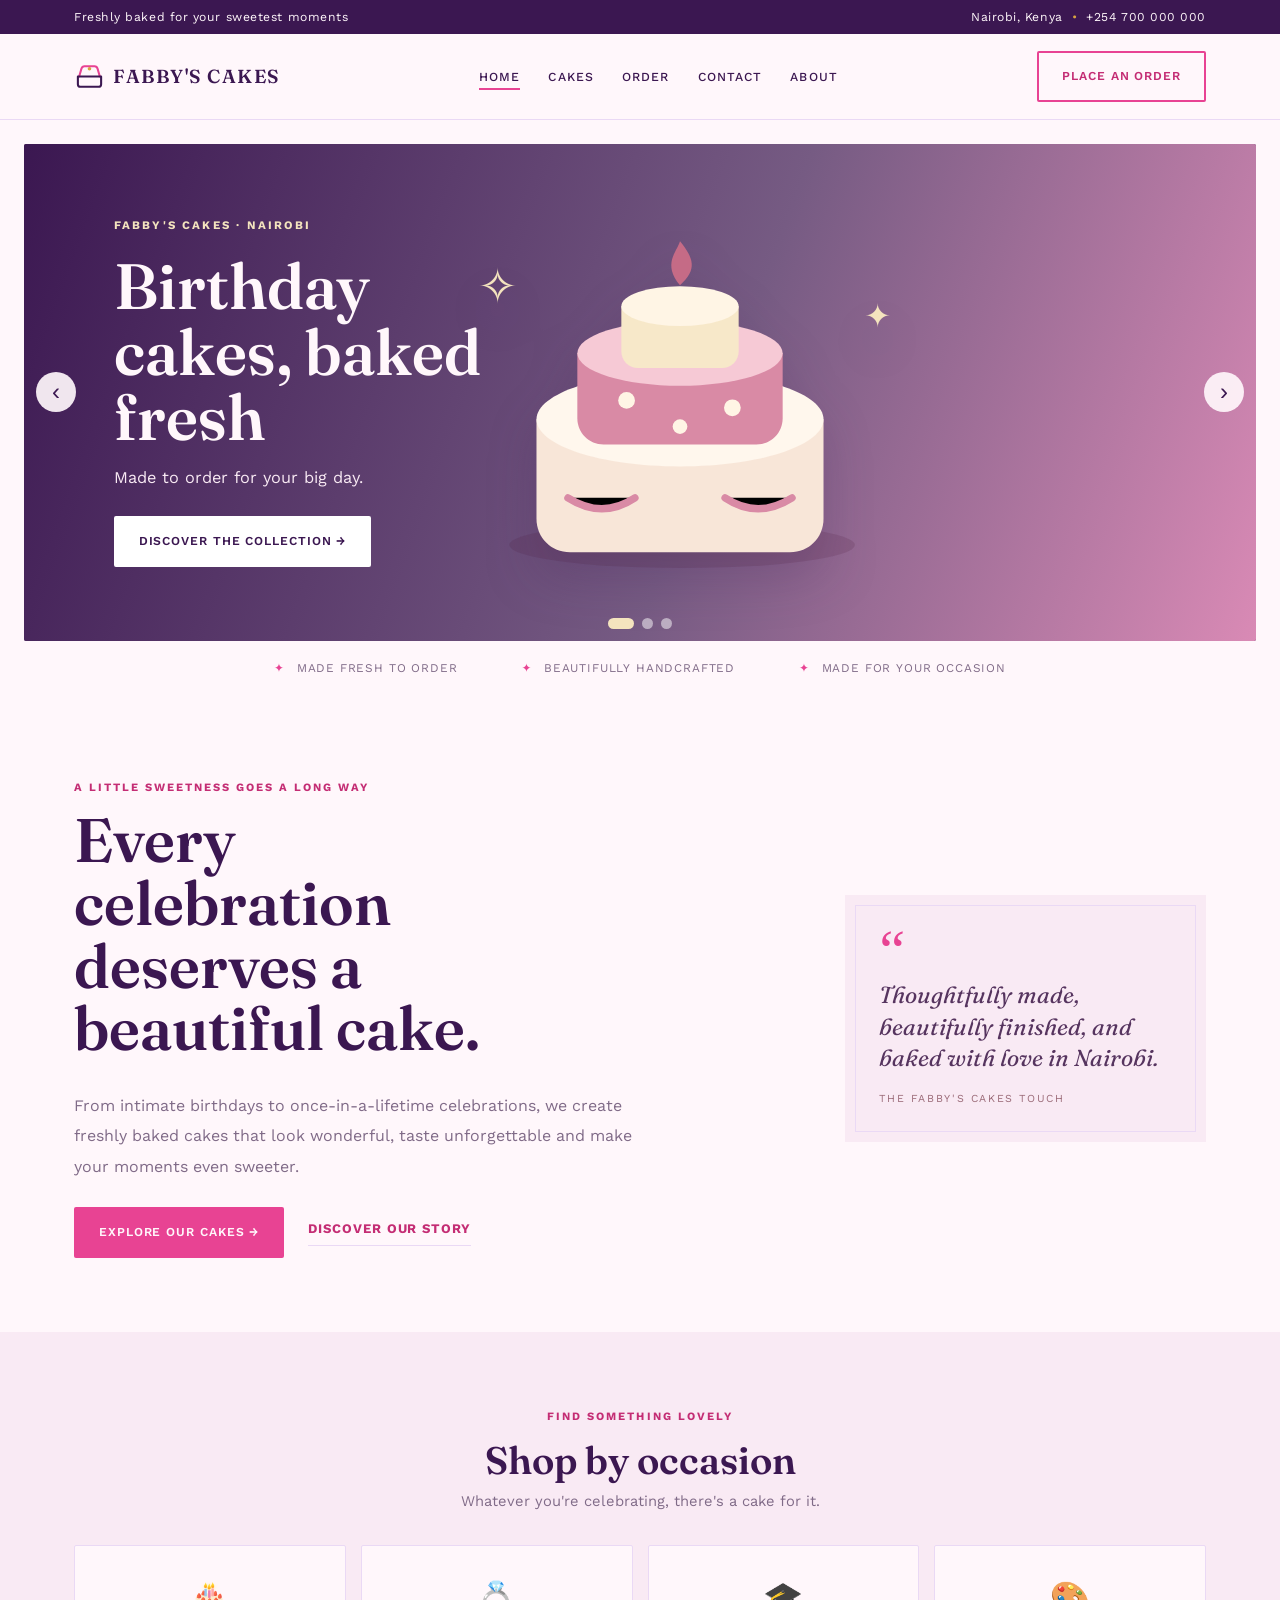
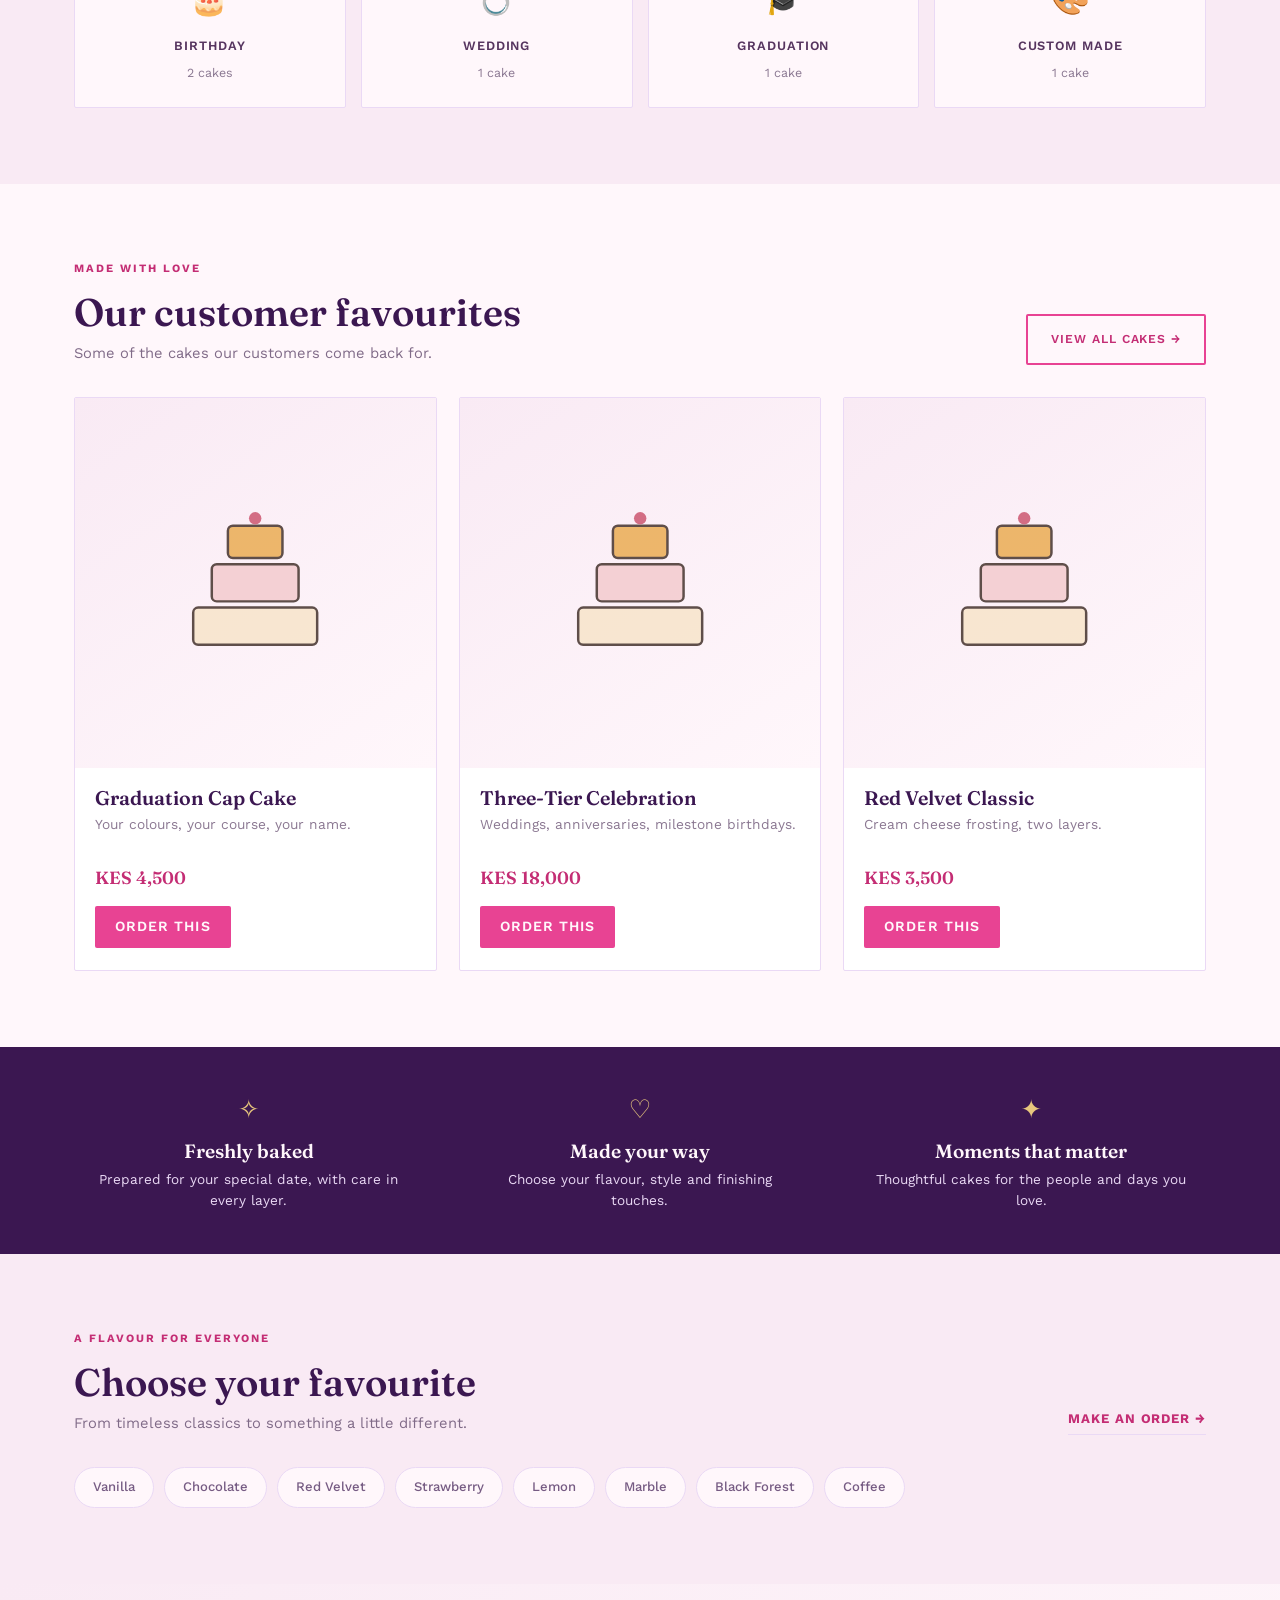
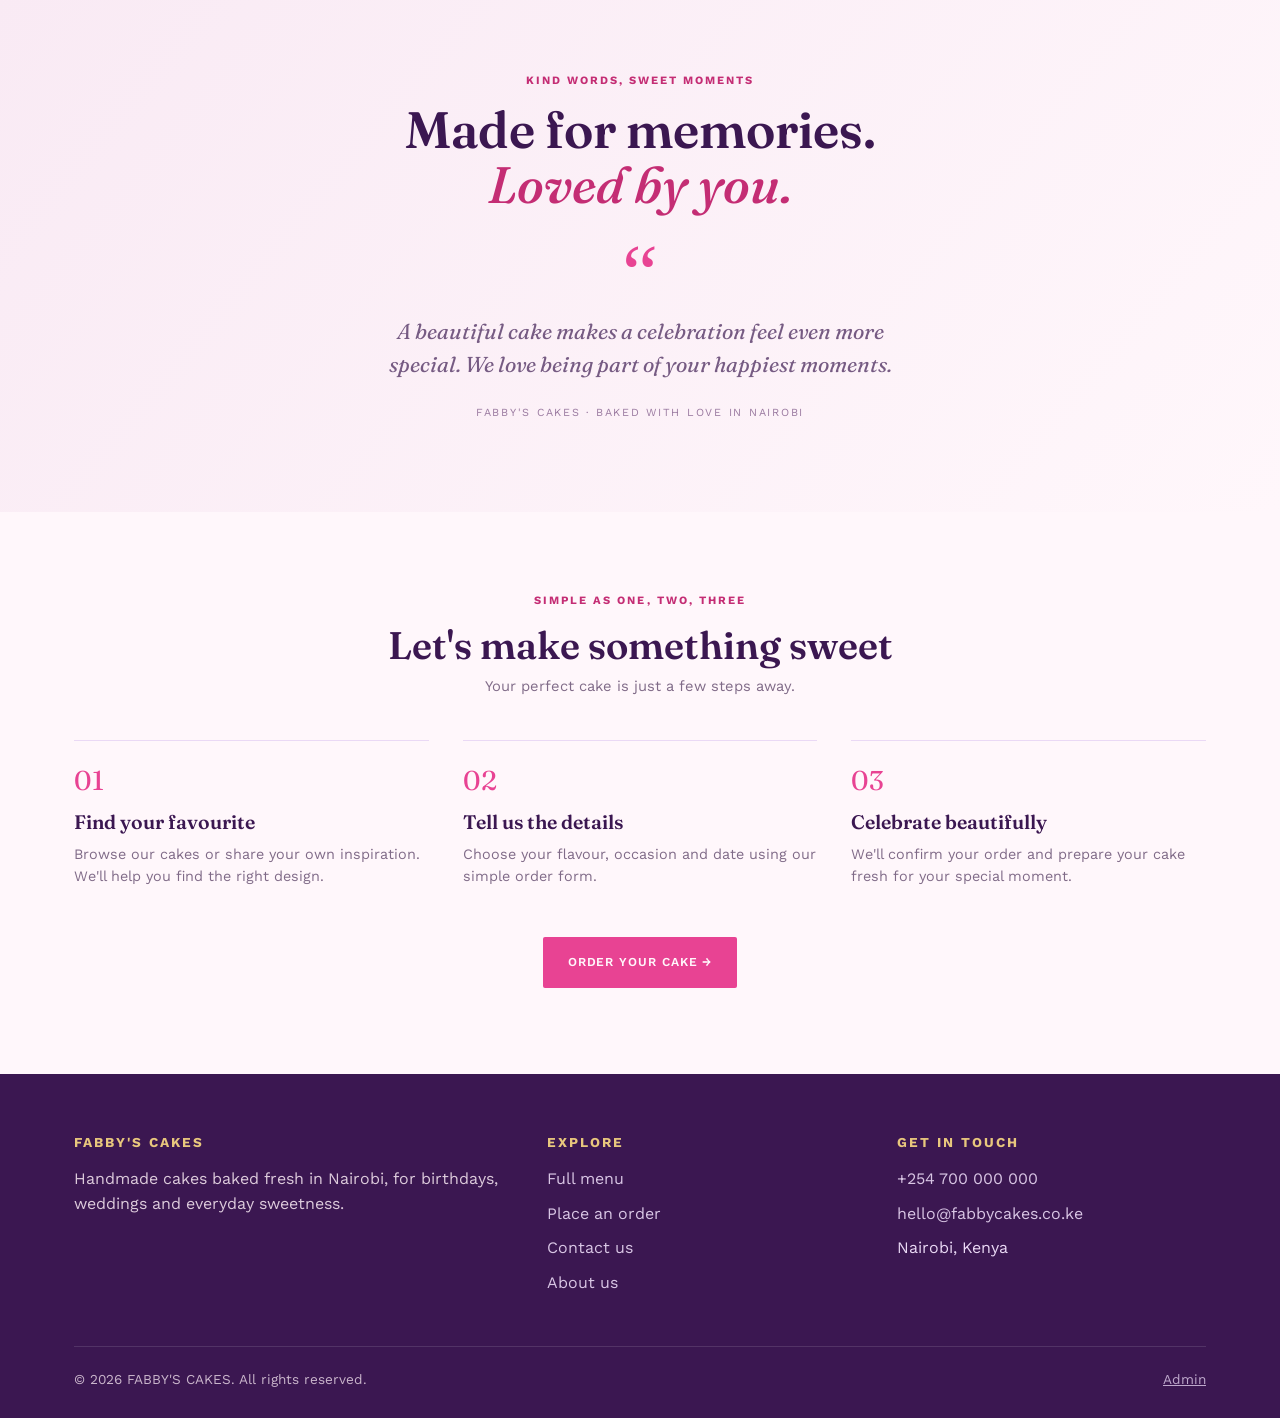
<file: index.html>
<!DOCTYPE html>
<html lang="en">
<head>
    <meta charset="UTF-8">
    <meta name="viewport" content="width=device-width, initial-scale=1.0">
    <title>FABBY'S CAKES - Handmade cakes in Nairobi</title>
    <meta name="description" content="FABBY'S CAKES bakes custom birthday, wedding, graduation and everyday cakes in Nairobi. Browse the menu and place your order today.">
    <link rel="stylesheet" href="styles.css">
</head>
<body>
    <div class="topbar">
        <div class="container topbar-inner">
            <span>Freshly baked for your sweetest moments</span>
            <span class="topbar-contact">Nairobi, Kenya <i>•</i> <a data-phone href="tel:+254700000000">+254 700 000 000</a></span>
        </div>
    </div>
    <header class="site-header">
        <nav class="nav">
            <a href="index.html" class="brand"><svg viewBox="0 0 24 24" fill="none"><path d="M4 12l1.8-6.2c.3-1 1.2-1.8 2.3-1.8h7.8c1.1 0 2 .7 2.3 1.8L20 12" stroke="#E84393" stroke-width="1.6" stroke-linecap="round" /><path d="M3 12h18v6a2 2 0 0 1-2 2H5a2 2 0 0 1-2-2v-6z" stroke="#3B1751" stroke-width="1.6" stroke-linejoin="round" /><circle cx="12" cy="6" r="1.4" fill="#D9A441" /></svg> FABBY'S CAKES</a>
            <ul class="nav-links"><li><a href="index.html" aria-current="page">Home</a></li><li class="has-menu"><a href="cakes.html">Cakes</a><ul class="dropdown"><li><a href="cakes.html?cat=Birthday">Birthday</a></li><li><a href="cakes.html?cat=Wedding">Wedding</a></li><li><a href="cakes.html?cat=Graduation">Graduation</a></li><li><a href="cakes.html?cat=Custom%20made">Custom made</a></li></ul></li><li><a href="order.html">Order</a></li><li><a href="contact.html">Contact</a></li><li><a href="about.html">About</a></li></ul>
            <div class="nav-cta">
                <a href="order.html" class="btn btn-outline">Place an order</a>
                <button class="nav-toggle" aria-label="Open menu" aria-expanded="false"><span></span><span></span><span></span></button>
            </div>
        </nav>
    </header>
    <main>

        <section class="slider-wrap home-hero"><div class="container">
            <div class="slider" id="slider" role="region" aria-roledescription="carousel" aria-label="Featured cakes">
                <div class="slides" id="slides"></div>
                <button class="s-btn prev" aria-label="Previous slide">&lsaquo;</button>
                <button class="s-btn next" aria-label="Next slide">&rsaquo;</button>
                <div class="dots" id="dots"></div>
            </div>
            <div class="hero-trust-row">
                <span><b>✦</b> Made fresh to order</span>
                <span><b>✦</b> Beautifully handcrafted</span>
                <span><b>✦</b> Made for your occasion</span>
            </div>
        </div></section>

        <section class="intro home-intro"><div class="container">
            <div class="intro-copy">
                <span class="hero-eyebrow">A little sweetness goes a long way</span>
                <h1>Every celebration deserves a beautiful cake.</h1>
                <p class="lede">From intimate birthdays to once-in-a-lifetime celebrations, we create freshly baked cakes that look wonderful, taste unforgettable and make your moments even sweeter.</p>
                <div class="hero-actions">
                    <a href="cakes.html" class="btn btn-primary">Explore our cakes <span aria-hidden="true">→</span></a>
                    <a href="about.html" class="text-link">Discover our story</a>
                </div>
            </div>
            <div class="intro-note">
                <span class="note-mark">“</span>
                <p>Thoughtfully made, beautifully finished, and baked with love in Nairobi.</p>
                <span class="note-signature">The FABBY'S CAKES touch</span>
            </div>
        </div></section>

        <section class="section occasion-section"><div class="container">
            <div class="section-head centered-head"><span class="section-kicker">Find something lovely</span><h2>Shop by occasion</h2><p>Whatever you're celebrating, there's a cake for it.</p></div>
            <div class="type-grid" id="types"></div>
        </div></section>

        <section class="section favourites-section"><div class="container">
            <div class="section-head"><div><span class="section-kicker">Made with love</span><h2>Our customer favourites</h2><p>Some of the cakes our customers come back for.</p></div><a href="cakes.html" class="btn btn-outline">View all cakes <span aria-hidden="true">→</span></a></div>
            <div class="cake-grid" id="featured"></div>
        </div></section>

        <section class="promise-band"><div class="container promise-grid">
            <div><span class="promise-icon">✧</span><h3>Freshly baked</h3><p>Prepared for your special date, with care in every layer.</p></div>
            <div><span class="promise-icon">♡</span><h3>Made your way</h3><p>Choose your flavour, style and finishing touches.</p></div>
            <div><span class="promise-icon">✦</span><h3>Moments that matter</h3><p>Thoughtful cakes for the people and days you love.</p></div>
        </div></section>

        <section class="section flavour-section"><div class="container">
            <div class="section-head"><div><span class="section-kicker">A flavour for everyone</span><h2>Choose your favourite</h2><p>From timeless classics to something a little different.</p></div><a href="order.html" class="text-link">Make an order →</a></div>
            <div class="flavour-list" id="flavours"></div>
        </div></section>

        <section class="testimonial-section"><div class="container testimonial-inner">
            <span class="section-kicker">Kind words, sweet moments</span>
            <h2>Made for memories.<br><em>Loved by you.</em></h2>
            <div class="quote-mark">“</div>
            <p class="testimonial-quote">A beautiful cake makes a celebration feel even more special. We love being part of your happiest moments.</p>
            <span class="testimonial-credit">FABBY'S CAKES · Baked with love in Nairobi</span>
        </div></section>

        <section class="process"><div class="container">
            <div class="section-head centered-head"><span class="section-kicker">Simple as one, two, three</span><h2>Let's make something sweet</h2><p>Your perfect cake is just a few steps away.</p></div>
            <div class="process-grid">
                <div class="process-step"><span class="step-num">01</span><h3>Find your favourite</h3><p class="muted">Browse our cakes or share your own inspiration. We'll help you find the right design.</p></div>
                <div class="process-step"><span class="step-num">02</span><h3>Tell us the details</h3><p class="muted">Choose your flavour, occasion and date using our simple order form.</p></div>
                <div class="process-step"><span class="step-num">03</span><h3>Celebrate beautifully</h3><p class="muted">We'll confirm your order and prepare your cake fresh for your special moment.</p></div>
            </div>
            <div class="process-cta"><a href="order.html" class="btn btn-primary">Order your cake <span aria-hidden="true">→</span></a></div>
        </div></section>
    </main>
    <footer class="site-footer">
        <div class="container">
            <div class="footer-grid">
                <div><h4>FABBY'S CAKES</h4><p style="color:#F9EAF4; opacity:0.85;">Handmade cakes baked fresh in Nairobi, for birthdays, weddings and everyday sweetness.</p></div>
                <div><h4>Explore</h4><ul>
                    <li><a href="cakes.html">Full menu</a></li><li><a href="order.html">Place an order</a></li>
                    <li><a href="contact.html">Contact us</a></li><li><a href="about.html">About us</a></li></ul></div>
                <div><h4>Get in touch</h4><ul>
                    <li><a data-phone href="tel:+254700000000">+254 700 000 000</a></li>
                    <li><a data-email href="mailto:hello@fabbycakes.co.ke">hello@fabbycakes.co.ke</a></li>
                    <li>Nairobi, Kenya</li></ul></div>
            </div>
            <div class="footer-bottom"><span>&copy; 2026 FABBY'S CAKES. All rights reserved.</span><span><a href="admin.html">Admin</a></span></div>
        </div>
    </footer>
    <script src="script.js"></script>
</body>
</html>
</file>
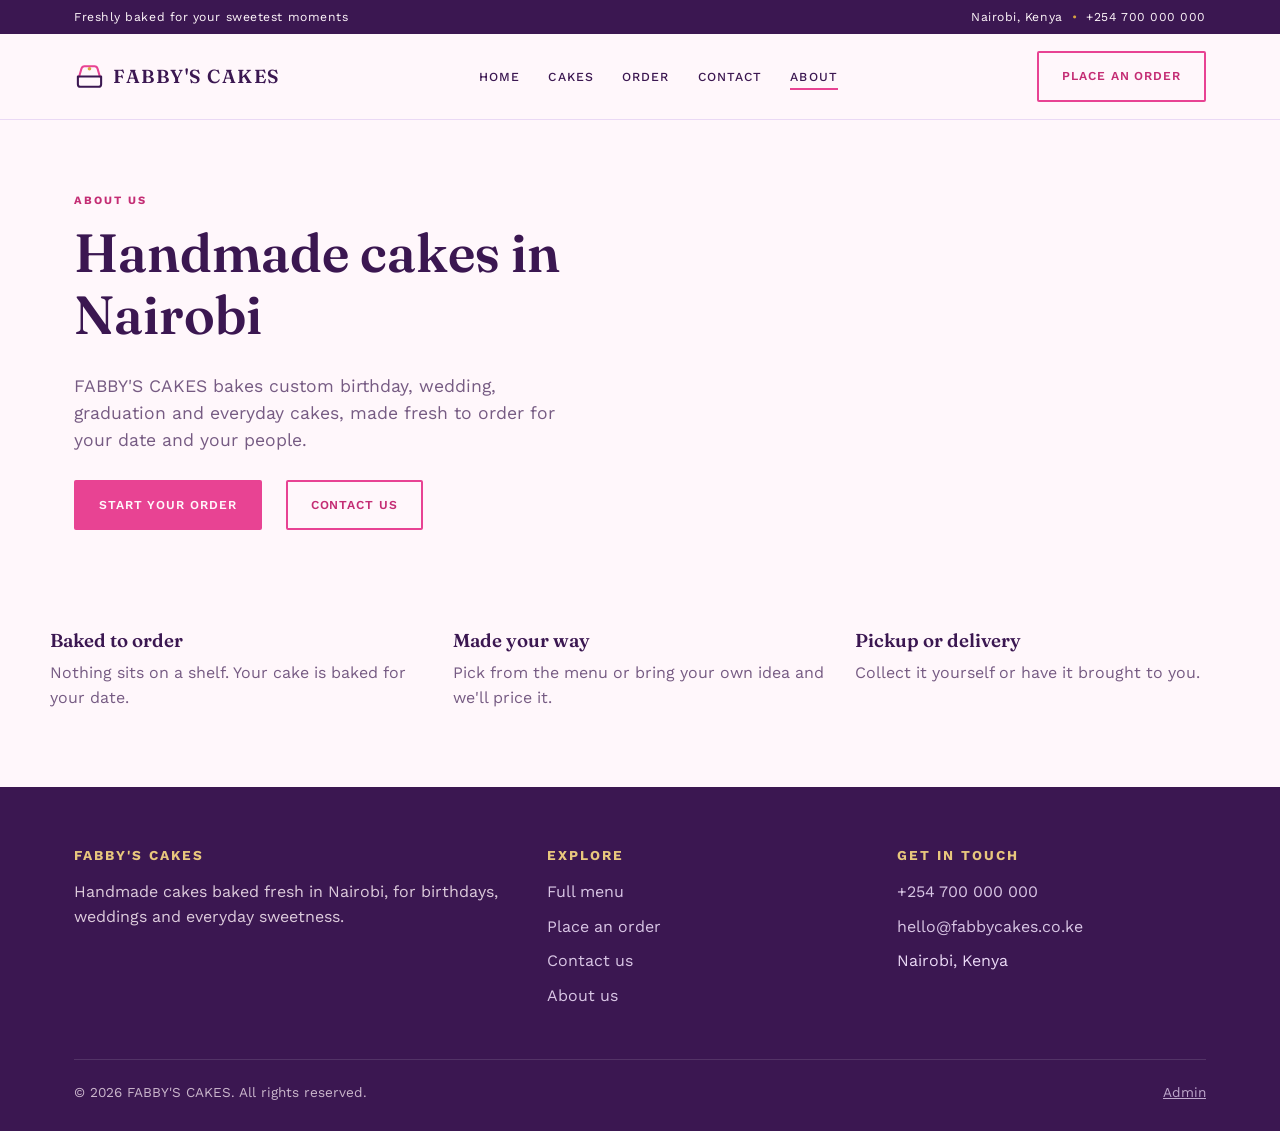
<file: about.html>
<!DOCTYPE html>
<html lang="en">
<head>
    <meta charset="UTF-8">
    <meta name="viewport" content="width=device-width, initial-scale=1.0">
    <title>About FABBY'S CAKES</title>
    <meta name="description" content="FABBY'S CAKES bakes custom birthday, wedding, graduation and everyday cakes in Nairobi. Browse the menu and place your order today.">
    <link rel="stylesheet" href="styles.css">
</head>
<body>
    <div class="topbar">
        <div class="container topbar-inner">
            <span>Freshly baked for your sweetest moments</span>
            <span class="topbar-contact">Nairobi, Kenya <i>•</i> <a data-phone href="tel:+254700000000">+254 700 000 000</a></span>
        </div>
    </div>
    <header class="site-header">
        <nav class="nav">
            <a href="index.html" class="brand"><svg viewBox="0 0 24 24" fill="none"><path d="M4 12l1.8-6.2c.3-1 1.2-1.8 2.3-1.8h7.8c1.1 0 2 .7 2.3 1.8L20 12" stroke="#E84393" stroke-width="1.6" stroke-linecap="round" /><path d="M3 12h18v6a2 2 0 0 1-2 2H5a2 2 0 0 1-2-2v-6z" stroke="#3B1751" stroke-width="1.6" stroke-linejoin="round" /><circle cx="12" cy="6" r="1.4" fill="#D9A441" /></svg> FABBY'S CAKES</a>
            <ul class="nav-links"><li><a href="index.html">Home</a></li><li class="has-menu"><a href="cakes.html">Cakes</a><ul class="dropdown"><li><a href="cakes.html?cat=Birthday">Birthday</a></li><li><a href="cakes.html?cat=Wedding">Wedding</a></li><li><a href="cakes.html?cat=Graduation">Graduation</a></li><li><a href="cakes.html?cat=Custom%20made">Custom made</a></li></ul></li><li><a href="order.html">Order</a></li><li><a href="contact.html">Contact</a></li><li><a href="about.html" aria-current="page">About</a></li></ul>
            <div class="nav-cta">
                <a href="order.html" class="btn btn-outline">Place an order</a>
                <button class="nav-toggle" aria-label="Open menu" aria-expanded="false"><span></span><span></span><span></span></button>
            </div>
        </nav>
    </header>
    <main>

        <section class="hero"><div class="container">
            <div class="hero-copy">
                <span class="hero-eyebrow">About us</span>
                <h1>Handmade cakes in Nairobi</h1>
                <p class="lede">FABBY'S CAKES bakes custom birthday, wedding, graduation and everyday cakes, made fresh to order for your date and your people.</p>
                <div class="hero-actions"><a href="order.html" class="btn btn-primary">Start your order</a><a href="contact.html" class="btn btn-outline">Contact us</a></div>
            </div>
        </div></section>
        <div class="container about-points">
            <div><h3>Baked to order</h3><p class="muted">Nothing sits on a shelf. Your cake is baked for your date.</p></div>
            <div><h3>Made your way</h3><p class="muted">Pick from the menu or bring your own idea and we'll price it.</p></div>
            <div><h3>Pickup or delivery</h3><p class="muted">Collect it yourself or have it brought to you.</p></div>
        </div>
    </main>
    <footer class="site-footer">
        <div class="container">
            <div class="footer-grid">
                <div><h4>FABBY'S CAKES</h4><p style="color:#F9EAF4; opacity:0.85;">Handmade cakes baked fresh in Nairobi, for birthdays, weddings and everyday sweetness.</p></div>
                <div><h4>Explore</h4><ul>
                    <li><a href="cakes.html">Full menu</a></li><li><a href="order.html">Place an order</a></li>
                    <li><a href="contact.html">Contact us</a></li><li><a href="about.html">About us</a></li></ul></div>
                <div><h4>Get in touch</h4><ul>
                    <li><a data-phone href="tel:+254700000000">+254 700 000 000</a></li>
                    <li><a data-email href="mailto:hello@fabbycakes.co.ke">hello@fabbycakes.co.ke</a></li>
                    <li>Nairobi, Kenya</li></ul></div>
            </div>
            <div class="footer-bottom"><span>&copy; 2026 FABBY'S CAKES. All rights reserved.</span><span><a href="admin.html">Admin</a></span></div>
        </div>
    </footer>
    <script src="script.js"></script>
</body>
</html>
</file>
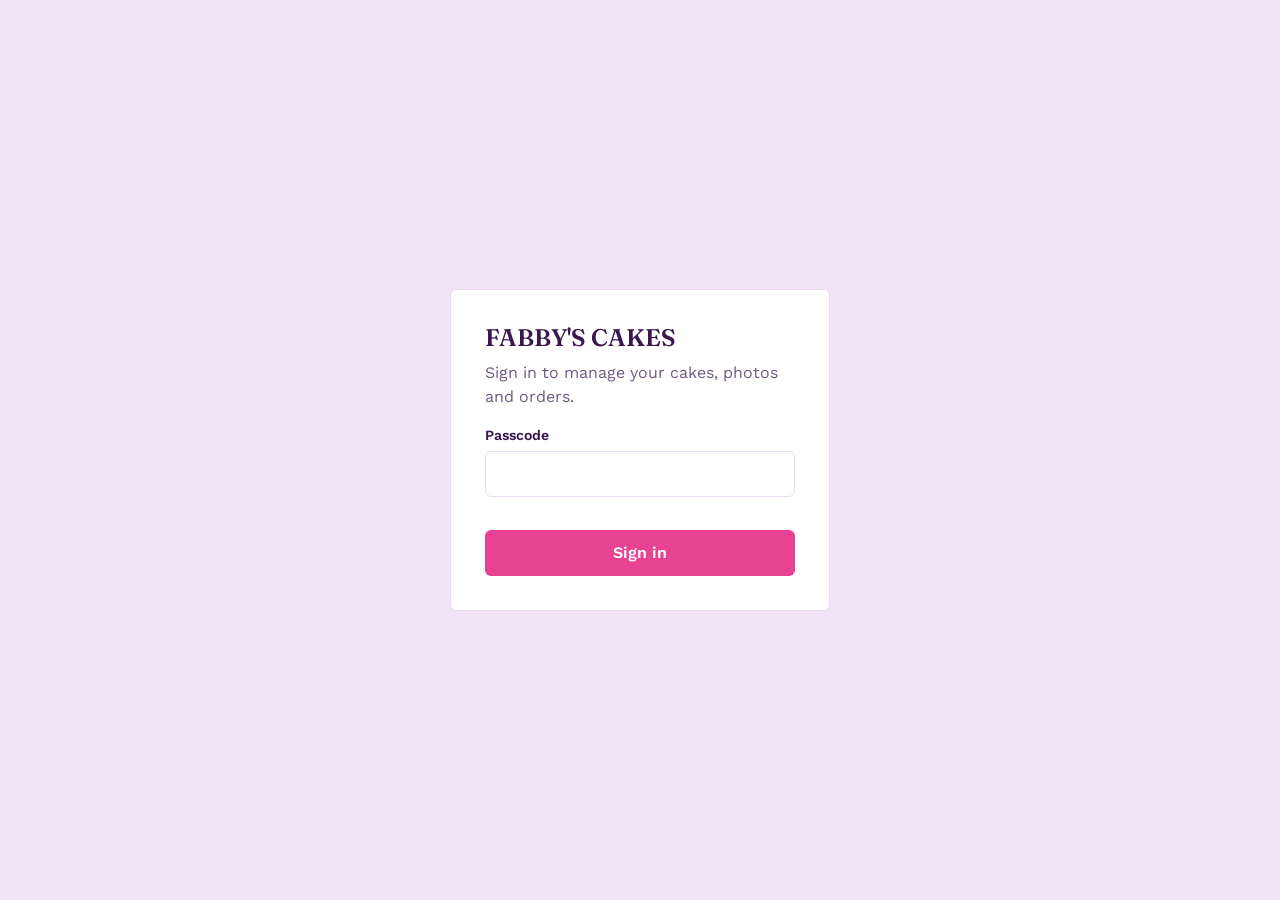
<file: admin.html>
<!DOCTYPE html>
<html lang="en">
<head>
<meta charset="UTF-8">
<meta name="viewport" content="width=device-width, initial-scale=1.0">
<title>Admin | FABBY'S CAKES</title>
<link href="https://fonts.googleapis.com/css2?family=Fraunces:wght@500;600&family=Work+Sans:wght@400;500;600&display=swap" rel="stylesheet">
<style>
:root{--bg:#F3E3F7;--card:#fff;--dark:#3B1751;--muted:#6f5a80;--accent:#E84393;--accent-d:#C42D74;--gold:#E8C77D;--line:#EAD9F5;--r:6px;
--display:'Fraunces',Georgia,serif;--body:'Work Sans',system-ui,sans-serif}
*{box-sizing:border-box}
body{margin:0;font-family:var(--body);background:var(--bg);color:var(--dark);line-height:1.5}
h1,h2,h3{font-family:var(--display);font-weight:600;margin:0 0 .4em;line-height:1.15}
button,input,select,textarea{font:inherit;color:inherit}
:focus-visible{outline:3px solid var(--gold);outline-offset:2px}
.btn{border:2px solid transparent;border-radius:var(--r);padding:9px 18px;font-weight:600;cursor:pointer;background:var(--accent);color:#fff}
.btn:hover{background:var(--accent-d)}
.btn.ghost{background:transparent;border-color:var(--dark);color:var(--dark)}
.btn.ghost:hover{background:var(--dark);color:#fff}
.btn.sm{padding:5px 11px;font-size:.85rem}
.btn.del{background:transparent;border-color:#b3261e;color:#b3261e}
.btn.del:hover{background:#b3261e;color:#fff}
input,select,textarea{width:100%;padding:10px 12px;border:1px solid var(--line);border-radius:var(--r);background:#fff}
label{display:block;font-weight:600;font-size:.88rem;margin-bottom:5px}
.field{margin-bottom:14px}
.row{display:grid;grid-template-columns:1fr 1fr;gap:14px}
.hidden{display:none!important}
.hint{color:var(--muted);margin:-6px 0 16px}
#login{min-height:100vh;display:grid;place-items:center;padding:20px}
.login-box{background:var(--card);border-radius:var(--r);padding:34px;width:100%;max-width:380px;border:1px solid var(--line)}
.err{color:#b3261e;font-size:.9rem;min-height:1.3em;margin:6px 0 0}
#app{display:grid;grid-template-columns:230px 1fr;min-height:100vh}
aside{background:var(--dark);color:#F9EAF4;padding:26px 16px;position:sticky;top:0;height:100vh;display:flex;flex-direction:column;gap:6px}
aside .logo{font-family:var(--display);font-size:1.25rem;margin:0 8px 18px;color:#fff}
aside .logo small{display:block;font-family:var(--body);font-size:.8rem;color:var(--gold)}
.tab{background:none;border:0;text-align:left;padding:11px 12px;border-radius:var(--r);cursor:pointer;color:#F9EAF4;font-weight:500;display:flex;justify-content:space-between}
.tab:hover{background:rgba(255,255,255,.1)}
.tab.on{background:var(--accent);color:#fff}
.badge{background:var(--gold);color:var(--dark);border-radius:20px;padding:0 8px;font-size:.8rem;font-weight:600}
aside .spacer{flex:1}
aside a,aside .out{color:#F9EAF4;font-size:.9rem;padding:8px 12px;background:none;border:0;text-align:left;cursor:pointer;text-decoration:none}
main{padding:34px 38px;max-width:1000px;width:100%}
.top{display:flex;justify-content:space-between;align-items:center;gap:14px;flex-wrap:wrap;margin-bottom:20px}
.top h2{font-size:1.9rem;margin:0}
.stats{display:grid;grid-template-columns:repeat(4,1fr);gap:14px;margin-bottom:26px}
.stat{background:var(--card);border:1px solid var(--line);border-radius:var(--r);padding:16px 18px}
.stat b{display:block;font-family:var(--display);font-size:1.6rem}
.stat span{color:var(--muted);font-size:.88rem}
.panel{background:var(--card);border:1px solid var(--line);border-radius:var(--r);padding:20px 22px;margin-bottom:20px}
.tbl{width:100%;border-collapse:collapse;background:var(--card);border:1px solid var(--line)}
.tbl th{text-align:left;font-size:.85rem;color:var(--muted);padding:11px 14px;border-bottom:1px solid var(--line)}
.tbl td{padding:12px 14px;border-bottom:1px solid var(--line);vertical-align:middle}
.tbl tr:last-child td{border-bottom:0}
.tbl select{padding:5px 8px;width:auto}
.scroll{overflow-x:auto}
.empty{background:var(--card);border:1px dashed var(--muted);border-radius:var(--r);padding:30px;text-align:center;color:var(--muted)}
.pill{display:inline-block;padding:2px 10px;border-radius:20px;font-size:.82rem;font-weight:600}
.s-New{background:#FCE7F2;color:var(--accent-d)}.s-Baking{background:#FFF1C7;color:#7a5a00}
.s-Ready{background:#E7F5EF;color:#0b6b52}.s-Delivered{background:var(--line);color:var(--dark)}.s-Cancelled{background:#eee;color:#777}
.filters{display:flex;gap:8px;flex-wrap:wrap;margin-bottom:14px}
.filters button{border:1px solid var(--dark);background:transparent;border-radius:20px;padding:4px 14px;cursor:pointer}
.filters button.on{background:var(--dark);color:#fff}
.flav{display:flex;flex-wrap:wrap;gap:10px}
.flav span{background:var(--card);border:1px solid var(--line);border-radius:20px;padding:5px 6px 5px 16px;font-weight:500}
.flav button{border:0;background:var(--line);border-radius:50%;width:24px;height:24px;cursor:pointer;margin-left:4px;font-size:1rem;line-height:1}
.slot{display:grid;grid-template-columns:240px 1fr;gap:20px;align-items:start}
.thumb{aspect-ratio:16/6;border-radius:var(--r);background:var(--line) center/cover;display:grid;place-items:center;color:var(--muted);font-size:.9rem}
dialog{border:0;border-radius:var(--r);padding:26px;width:min(520px,94vw)}
dialog::backdrop{background:rgba(59,23,81,.55)}
.actions{display:flex;gap:10px;justify-content:flex-end;margin-top:6px}
#toast{position:fixed;bottom:22px;left:50%;transform:translateX(-50%);background:var(--dark);color:#fff;padding:10px 20px;border-radius:var(--r);opacity:0;pointer-events:none;transition:opacity .2s;max-width:90vw}
#toast.show{opacity:1}
@media(max-width:820px){#app{grid-template-columns:1fr}aside{position:static;height:auto;flex-direction:row;flex-wrap:wrap;padding:14px}
aside .logo{width:100%;margin-bottom:6px}aside .spacer{display:none}main{padding:22px 16px}.stats{grid-template-columns:1fr 1fr}.row,.slot{grid-template-columns:1fr}}
</style>
</head>
<body>

<section id="login">
  <form class="login-box" id="loginForm">
    <h1>FABBY'S CAKES</h1>
    <p style="color:var(--muted);margin-top:0">Sign in to manage your cakes, photos and orders.</p>
    <div class="field"><label for="pw">Passcode</label><input id="pw" type="password" autocomplete="current-password" required></div>
    <p class="err" id="loginErr" role="alert"></p>
    <button class="btn" style="width:100%">Sign in</button>
  </form>
</section>

<div id="app" class="hidden">
  <aside>
    <div class="logo">FABBY'S CAKES<small>Admin panel</small></div>
    <button class="tab on" data-view="overview">Overview</button>
    <button class="tab" data-view="orders">Orders <span class="badge" id="newCount">0</span></button>
    <button class="tab" data-view="cakes">Cakes</button>
    <button class="tab" data-view="flavours">Flavours</button>
    <button class="tab" data-view="slider">Home slider</button>
    <div class="spacer"></div>
    <a href="index.html">View website</a>
    <small style="padding:0 12px;color:#cdb8dc">Always open the website with this link so it shows your changes.</small>
    <button class="out" id="logout">Sign out</button>
  </aside>
  <main id="view"></main>
</div>

<dialog id="cakeDlg">
  <form id="cakeForm" method="dialog">
    <h3 id="cakeTitle">Add a cake</h3>
    <div class="field"><label for="cName">Cake name</label><input id="cName" required></div>
    <div class="row">
      <div class="field"><label for="cCat">Type of cake</label>
        <select id="cCat"><option>Birthday</option><option>Wedding</option><option>Graduation</option><option>Custom made</option></select></div>
      <div class="field"><label for="cPrice">Price (KES)</label><input id="cPrice" type="number" min="0" required></div>
    </div>
    <div class="field"><label for="cDesc">Description</label><textarea id="cDesc" rows="2"></textarea></div>
    <div class="field"><label style="display:flex;gap:8px;align-items:center;font-weight:500"><input type="checkbox" id="cFeat" style="width:auto"> Show this cake on the home page</label></div>
    <div class="field"><label>Cake photo</label>
      <div style="display:flex;gap:12px;align-items:center">
        <img id="photoPrev" alt="" style="width:90px;height:68px;object-fit:cover;border-radius:6px;background:var(--line)" hidden>
        <div><label class="btn ghost sm" for="cFile" style="display:inline-block;cursor:pointer;margin:0">Choose photo</label>
        <input id="cFile" type="file" accept="image/*" hidden>
        <button type="button" class="btn sm del" id="photoDel" hidden>Remove photo</button></div>
      </div></div>
    <div class="actions"><button type="button" class="btn ghost" data-close>Cancel</button><button class="btn">Save cake</button></div>
  </form>
</dialog>

<dialog id="orderDlg">
  <form id="adminOrderForm" method="dialog">
    <h3>Add an order</h3>
    <div class="row">
      <div class="field"><label for="oName">Customer name</label><input id="oName" required></div>
      <div class="field"><label for="oPhone">Phone</label><input id="oPhone" type="tel"></div>
    </div>
    <div class="field"><label for="oItem">Cake</label><input id="oItem" list="cakeList" required><datalist id="cakeList"></datalist></div>
    <div class="row">
      <div class="field"><label for="oDate">Needed on</label><input id="oDate" type="date" required></div>
      <div class="field"><label for="oTotal">Total (KES)</label><input id="oTotal" type="number" min="0" required></div>
    </div>
    <div class="field"><label for="oNotes">Notes (flavour, message, delivery)</label><textarea id="oNotes" rows="2"></textarea></div>
    <div class="actions"><button type="button" class="btn ghost" data-close>Cancel</button><button class="btn">Save order</button></div>
  </form>
</dialog>

<div id="toast" role="status"></div>

<script src="script.js"></script>
<script>
/* uses the shared helpers and data from script.js */
const PASSCODE = 'fabby2026'; /* change this */
const AUTH = 'fabby_admin_ok';
const STATUSES = ['New', 'Baking', 'Ready', 'Delivered', 'Cancelled'];
let orders = load('fabby_orders', []);
let view = 'overview', filter = 'All', editingId = null, curImg = '';
const nextId = l => l.reduce((m, x) => Math.max(m, x.id || 0), 0) + 1;
function toast(msg) { const t = $('#toast'); t.textContent = msg; t.classList.add('show'); clearTimeout(toast.t); toast.t = setTimeout(() => t.classList.remove('show'), 2600); }
function stored(ok) { if (!ok) toast('Could not save. The browser storage is full or blocked. Try smaller photos.'); return ok; }

/* sign in */
function showApp() { $('#login').classList.add('hidden'); $('#app').classList.remove('hidden'); render(); }
$('#loginForm').addEventListener('submit', e => {
  e.preventDefault();
  if ($('#pw').value === PASSCODE) { try { sessionStorage.setItem(AUTH, '1'); } catch (_) { } showApp(); }
  else $('#loginErr').textContent = 'Wrong passcode. Try again.';
});
$('#logout').onclick = () => { try { sessionStorage.removeItem(AUTH); } catch (_) { } location.reload(); };
try { if (sessionStorage.getItem(AUTH)) showApp(); } catch (_) { }

document.querySelectorAll('.tab').forEach(b => b.onclick = () => {
  view = b.dataset.view;
  document.querySelectorAll('.tab').forEach(x => x.classList.toggle('on', x === b));
  render();
});

function render() {
  $('#newCount').textContent = orders.filter(o => o.status === 'New').length;
  $('#view').innerHTML = { overview: overviewView, orders: ordersView, cakes: cakesView, flavours: flavoursView, slider: sliderView }[view]();
  $('#cakeList').innerHTML = cakes.map(c => `<option value="${esc(c.name)}">`).join('');
}

function overviewView() {
  const open = orders.filter(o => ['New', 'Baking', 'Ready'].includes(o.status));
  const rev = orders.filter(o => o.status === 'Delivered').reduce((s, o) => s + Number(o.total), 0);
  const up = open.slice().sort((a, b) => a.date.localeCompare(b.date)).slice(0, 5);
  return `<div class="top"><h2>Overview</h2></div>
  <div class="stats">
    <div class="stat"><b>${orders.filter(o => o.status === 'New').length}</b><span>New orders</span></div>
    <div class="stat"><b>${open.length}</b><span>Open orders</span></div>
    <div class="stat"><b>${kes(rev)}</b><span>Revenue (delivered)</span></div>
    <div class="stat"><b>${cakes.length}</b><span>Cakes on menu</span></div>
  </div>
  <div class="panel"><h3>Next to bake</h3>
  ${up.length ? `<div class="scroll"><table class="tbl"><tr><th>Needed on</th><th>Customer</th><th>Cake</th><th>Status</th></tr>
  ${up.map(o => `<tr><td>${esc(o.date)}</td><td>${esc(o.name)}</td><td>${esc(o.item)}</td><td><span class="pill s-${o.status}">${o.status}</span></td></tr>`).join('')}</table></div>`
    : '<p style="color:var(--muted);margin:0">Nothing to bake yet.</p>'}</div>`;
}

/* orders */
function ordersView() {
  const list = orders.filter(o => filter === 'All' || o.status === filter).sort((a, b) => a.date.localeCompare(b.date));
  return `<div class="top"><h2>Orders</h2><div style="display:flex;gap:10px"><button class="btn ghost" onclick="exportCSV()">Export CSV</button><button class="btn" onclick="openOrder()">Add order</button></div></div>
  <div class="filters">${['All', ...STATUSES].map(s => `<button class="${s === filter ? 'on' : ''}" onclick="setFilter('${s}')">${s}</button>`).join('')}</div>
  ${list.length ? `<div class="scroll"><table class="tbl"><tr><th>Needed on</th><th>Customer</th><th>Cake</th><th>Total</th><th>Status</th><th></th></tr>
  ${list.map(o => `<tr><td>${esc(o.date)}</td><td><b>${esc(o.name)}</b><br><small style="color:var(--muted)">${esc(o.phone || '')}</small></td>
  <td>${esc(o.item)}${o.notes ? `<br><small style="color:var(--muted)">${esc(o.notes)}</small>` : ''}</td><td>${kes(o.total)}</td>
  <td><select aria-label="Status for ${esc(o.name)}" onchange="setStatus(${o.id},this.value)">${STATUSES.map(s => `<option ${s === o.status ? 'selected' : ''}>${s}</option>`).join('')}</select></td>
  <td><button class="btn sm del" onclick="delOrder(${o.id})">Delete</button></td></tr>`).join('')}</table></div>`
    : `<div class="empty">${orders.length ? 'No orders with this status.' : 'No orders yet. Add one with the button above.'}</div>`}`;
}
function setFilter(f) { filter = f; render(); }
function setStatus(id, s) { orders.find(o => o.id === id).status = s; save('fabby_orders', orders); render(); toast('Order marked ' + s); }
function delOrder(id) { if (!confirm('Delete this order?')) return; orders = orders.filter(o => o.id !== id); save('fabby_orders', orders); render(); toast('Order deleted'); }
function openOrder() { $("#adminOrderForm").reset(); $('#orderDlg').showModal(); }
$("#adminOrderForm").addEventListener('submit', () => {
  orders.push({ id: nextId(orders), name: $('#oName').value.trim(), phone: $('#oPhone').value.trim(), item: $('#oItem').value.trim(), date: $('#oDate').value,
    total: Number($('#oTotal').value), notes: $('#oNotes').value.trim(), status: 'New', created: new Date().toISOString() });
  save('fabby_orders', orders); render(); toast('Order added');
});
function exportCSV() {
  const q = v => '"' + String(v ?? '').replace(/"/g, '""') + '"';
  const csv = [['Date needed', 'Customer', 'Phone', 'Cake', 'Total', 'Status', 'Notes'].map(q).join(',')]
    .concat(orders.map(o => [o.date, o.name, o.phone, o.item, o.total, o.status, o.notes].map(q).join(','))).join('\n');
  const a = document.createElement('a'); a.href = URL.createObjectURL(new Blob([csv], { type: 'text/csv' })); a.download = 'fabbys-orders.csv'; a.click();
}

/* cakes */
function cakesView() {
  return `<div class="top"><h2>Cakes</h2><button class="btn" onclick="openCake()">Add cake</button></div>
  <p class="hint">Add a cake, pick its type and photo, and save. It shows on your website straight away.</p>
  ${cakes.length ? `<div class="scroll"><table class="tbl"><tr><th>Cake</th><th>Type</th><th>Price</th><th></th></tr>
  ${cakes.map(c => `<tr><td><div style="display:flex;gap:12px;align-items:center">${c.img ? `<img src="${esc(c.img)}" alt="" style="width:56px;height:42px;object-fit:cover;border-radius:4px">` : ''}<div><b>${esc(c.name)}</b>${c.featured ? ' <span class="pill s-Ready">Home page</span>' : ''}<br><small style="color:var(--muted)">${esc(c.desc)}</small></div></div></td>
  <td>${esc(c.cat)}</td><td>${kes(c.price)}</td>
  <td style="white-space:nowrap"><button class="btn sm ghost" onclick="openCake(${c.id})">Edit</button> <button class="btn sm del" onclick="delCake(${c.id})">Delete</button></td></tr>`).join('')}</table></div>`
    : '<div class="empty">Your menu is empty. Add your first cake.</div>'}`;
}
function updatePrev() { const p = $('#photoPrev'); p.hidden = !curImg; if (curImg) p.src = curImg; $('#photoDel').hidden = !curImg; }
function openCake(id) {
  editingId = id || null; $('#cakeForm').reset(); curImg = ''; $('#cFeat').checked = true;
  $('#cakeTitle').textContent = id ? 'Edit cake' : 'Add a cake';
  if (id) { const c = cakes.find(x => x.id === id); $('#cName').value = c.name; $('#cCat').value = c.cat; $('#cPrice').value = c.price; $('#cDesc').value = c.desc; curImg = c.img || ''; $('#cFeat').checked = !!c.featured; }
  updatePrev(); $('#cakeDlg').showModal();
}
$('#cakeForm').addEventListener('submit', () => {
  const data = { name: $('#cName').value.trim(), cat: $('#cCat').value, price: Number($('#cPrice').value), desc: $('#cDesc').value.trim(), img: curImg, featured: $('#cFeat').checked };
  if (editingId) Object.assign(cakes.find(c => c.id === editingId), data); else cakes.push({ id: nextId(cakes), ...data });
  if (stored(save('fabby_cakes', cakes))) toast('Cake saved. Refresh your website to see it.');
  render();
});
function delCake(id) { if (!confirm('Remove this cake from the menu?')) return; cakes = cakes.filter(c => c.id !== id); save('fabby_cakes', cakes); render(); toast('Cake removed'); }
$('#cFile').onchange = async e => {
  const f = e.target.files[0]; if (!f) return;
  try { curImg = await shrink(f); updatePrev(); } catch (_) { toast('Could not read that photo. Try a JPG or PNG.'); }
  e.target.value = '';
};
$('#photoDel').onclick = () => { curImg = ''; updatePrev(); };

/* flavours */
function flavoursView() {
  return `<div class="top"><h2>Flavours</h2></div>
  <p class="hint">These show on your website and in the order form.</p>
  <form class="panel" onsubmit="addFlavour(event)" style="display:flex;gap:10px"><input id="fNew" placeholder="Type a flavour, e.g. Banana" aria-label="New flavour" required><button class="btn">Add</button></form>
  <div class="flav">${flavours.map((f, i) => `<span>${esc(f)}<button aria-label="Remove ${esc(f)}" onclick="delFlavour(${i})">&times;</button></span>`).join('') || '<div class="empty">No flavours yet. Add your first one above.</div>'}</div>`;
}
function addFlavour(e) {
  e.preventDefault(); const v = $('#fNew').value.trim();
  if (v && !flavours.some(x => x.toLowerCase() === v.toLowerCase())) { flavours.push(v); save('fabby_flavours', flavours); toast('Flavour added'); }
  render();
}
function delFlavour(i) { flavours.splice(i, 1); save('fabby_flavours', flavours); render(); toast('Flavour removed'); }

/* home slider */
function sliderView() {
  return `<div class="top"><h2>Home slider</h2></div>
  <p class="hint">The 3 pictures that slide at the top of your home page. Use wide (landscape) photos of your best cakes.</p>
  ${slides.map((s, i) => `<div class="panel slot"><div class="thumb" style="${s.img ? `background-image:url('${s.img}')` : ''}">${s.img ? '' : 'No photo yet'}</div>
  <div><h3>Slide ${i + 1}</h3>
  <div class="field"><label for="st${i}">Headline on the picture</label><input id="st${i}" value="${esc(s.title)}" placeholder="${esc(SLIDE_DEFAULTS[i].t)}" onchange="setSlideTitle(${i},this.value)"></div>
  <label class="btn ghost sm" for="sf${i}" style="display:inline-block;cursor:pointer;margin:0">${s.img ? 'Change photo' : 'Choose photo'}</label>
  <input type="file" accept="image/*" id="sf${i}" data-slot="${i}" hidden>
  ${s.img ? `<button class="btn sm del" onclick="delSlide(${i})">Remove photo</button>` : ''}</div></div>`).join('')}`;
}
function setSlideTitle(i, v) { slides[i].title = v.trim(); save('fabby_slides', slides); toast('Headline saved'); }
function delSlide(i) { slides[i].img = ''; save('fabby_slides', slides); render(); toast('Photo removed'); }
document.addEventListener('change', async e => {
  if (e.target.dataset.slot === undefined) return;
  const f = e.target.files[0]; if (!f) return; const i = +e.target.dataset.slot;
  try { slides[i].img = await shrink(f, 1400, 0.8); if (stored(save('fabby_slides', slides))) toast('Slide photo saved. Refresh your website to see it.'); render(); }
  catch (_) { toast('Could not read that photo. Try a JPG or PNG.'); }
});

document.querySelectorAll('[data-close]').forEach(b => b.onclick = () => b.closest('dialog').close());
</script>
</body>
</html>
</file>
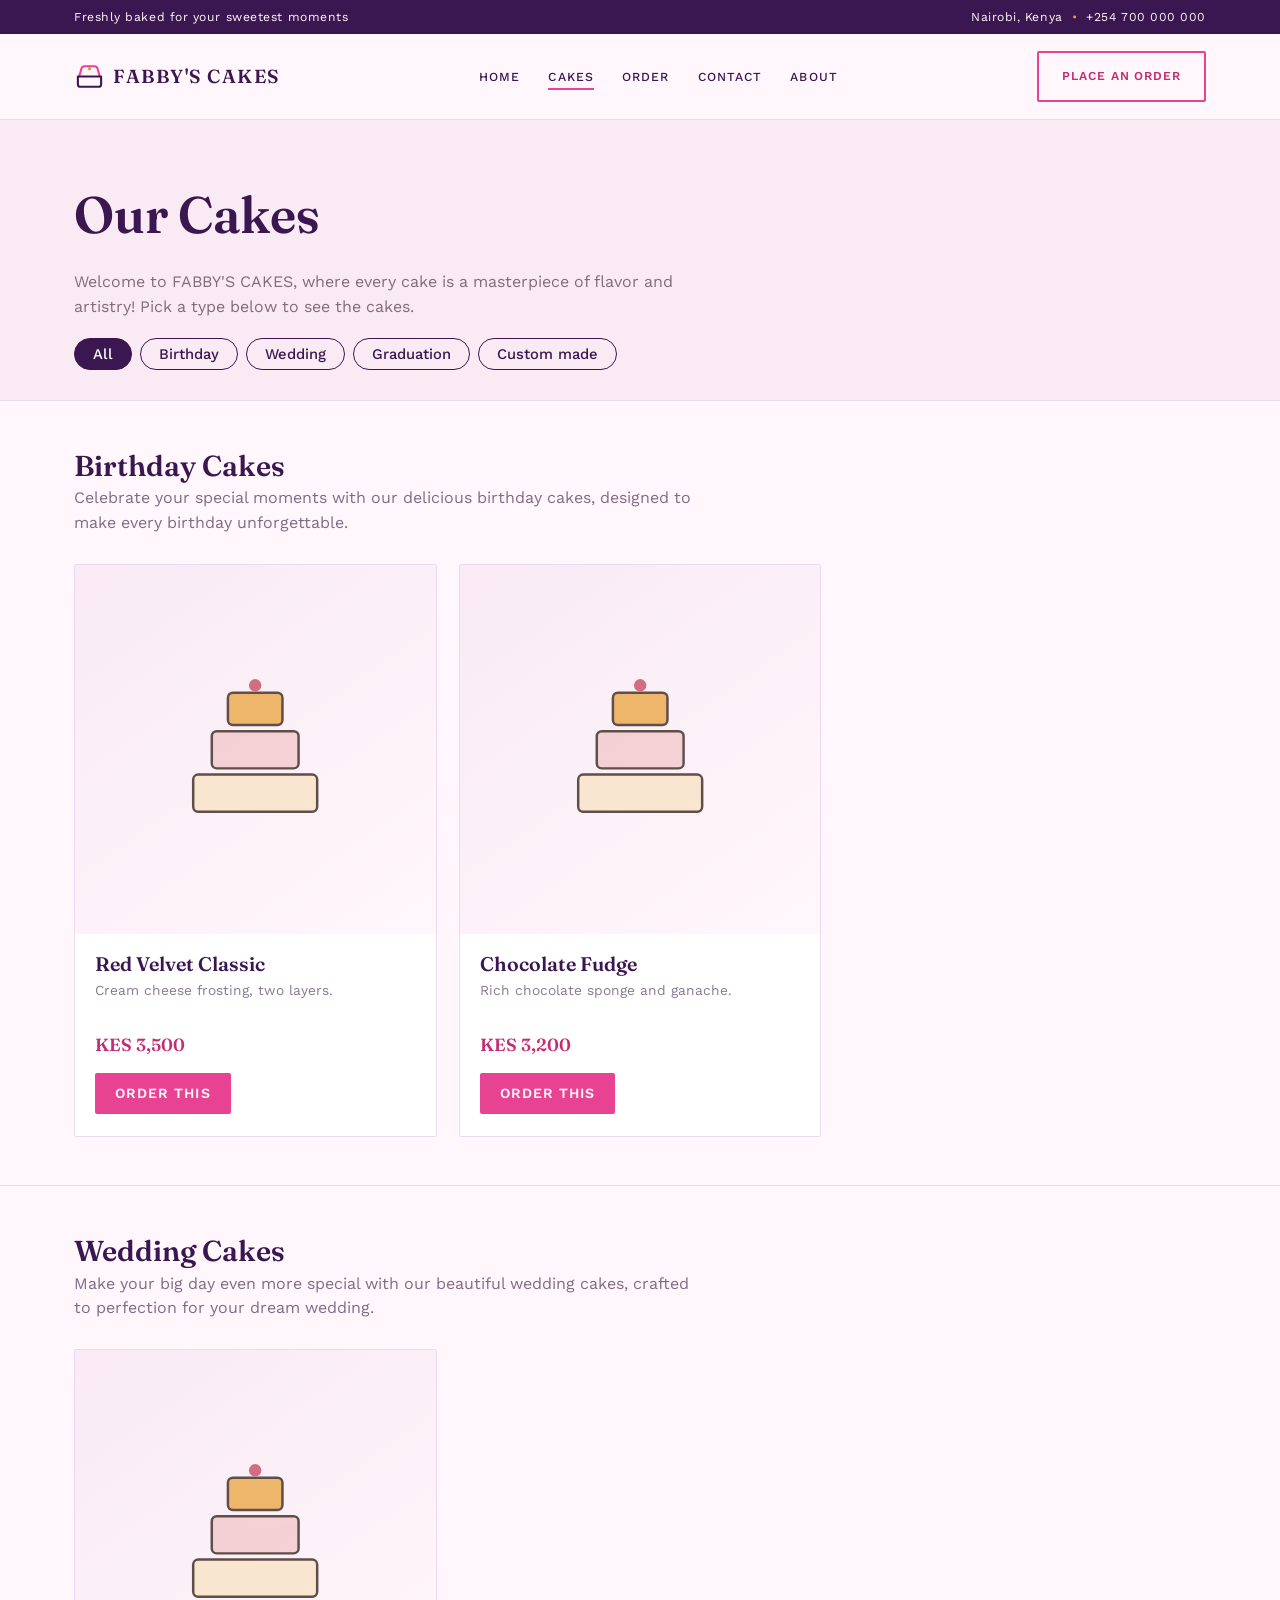
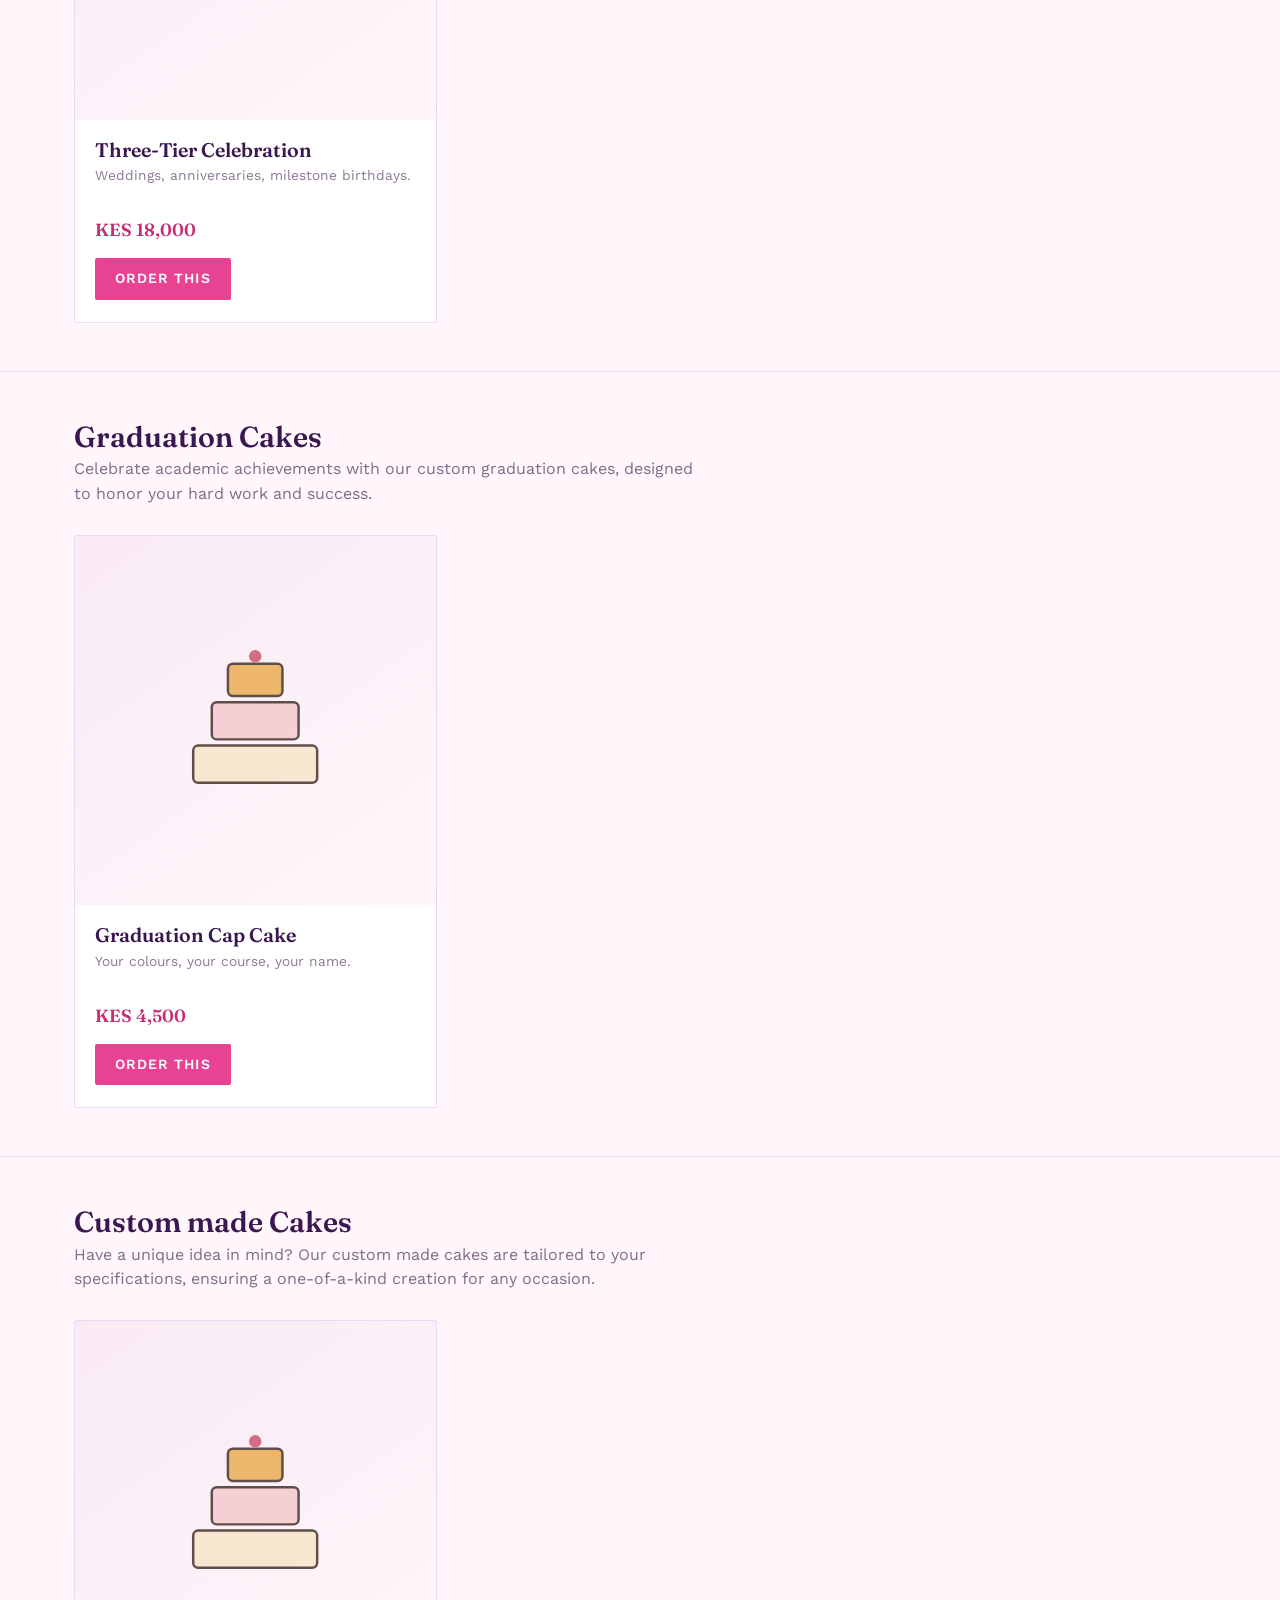
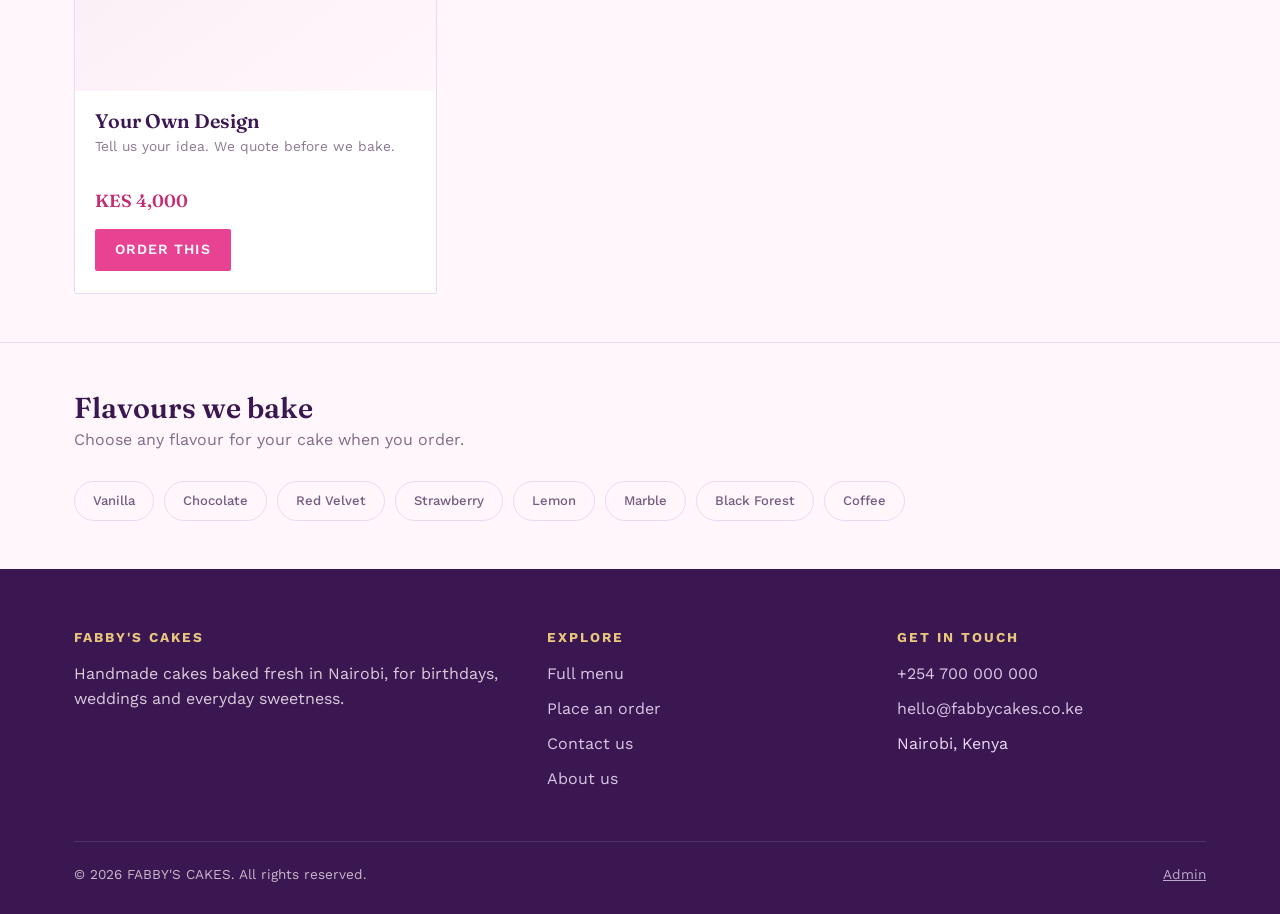
<file: cakes.html>
<!DOCTYPE html>
<html lang="en">
<head>
    <meta charset="UTF-8">
    <meta name="viewport" content="width=device-width, initial-scale=1.0">
    <title>Cakes | FABBY'S CAKES</title>
    <meta name="description" content="FABBY'S CAKES bakes custom birthday, wedding, graduation and everyday cakes in Nairobi. Browse the menu and place your order today.">
    <link rel="stylesheet" href="styles.css">
</head>
<body>
    <div class="topbar">
        <div class="container topbar-inner">
            <span>Freshly baked for your sweetest moments</span>
            <span class="topbar-contact">Nairobi, Kenya <i>•</i> <a data-phone href="tel:+254700000000">+254 700 000 000</a></span>
        </div>
    </div>
    <header class="site-header">
        <nav class="nav">
            <a href="index.html" class="brand"><svg viewBox="0 0 24 24" fill="none"><path d="M4 12l1.8-6.2c.3-1 1.2-1.8 2.3-1.8h7.8c1.1 0 2 .7 2.3 1.8L20 12" stroke="#E84393" stroke-width="1.6" stroke-linecap="round" /><path d="M3 12h18v6a2 2 0 0 1-2 2H5a2 2 0 0 1-2-2v-6z" stroke="#3B1751" stroke-width="1.6" stroke-linejoin="round" /><circle cx="12" cy="6" r="1.4" fill="#D9A441" /></svg> FABBY'S CAKES</a>
            <ul class="nav-links"><li><a href="index.html">Home</a></li><li class="has-menu"><a href="cakes.html" aria-current="page">Cakes</a><ul class="dropdown"><li><a href="cakes.html?cat=Birthday">Birthday</a></li><li><a href="cakes.html?cat=Wedding">Wedding</a></li><li><a href="cakes.html?cat=Graduation">Graduation</a></li><li><a href="cakes.html?cat=Custom%20made">Custom made</a></li></ul></li><li><a href="order.html">Order</a></li><li><a href="contact.html">Contact</a></li><li><a href="about.html">About</a></li></ul>
            <div class="nav-cta">
                <a href="order.html" class="btn btn-outline">Place an order</a>
                <button class="nav-toggle" aria-label="Open menu" aria-expanded="false"><span></span><span></span><span></span></button>
            </div>
        </nav>
    </header>
    <main>

        <section class="menu-intro"><div class="container">
            <h1>Our Cakes</h1>
            <p>Welcome to FABBY'S CAKES, where every cake is a masterpiece of flavor and artistry! Pick a type below to see the cakes.</p>
            <div class="chips" id="cat-chips"></div>
        </div></section>
        <section class="menu-category" data-cat="Birthday"><div class="container">
            <h2>Birthday Cakes</h2><p class="cat-note muted">Celebrate your special moments with our delicious birthday cakes, designed to make every birthday unforgettable.</p>
            <div class="cake-grid" data-list="Birthday"></div>
        </div></section>
        <section class="menu-category" data-cat="Wedding"><div class="container">
            <h2>Wedding Cakes</h2><p class="cat-note muted">Make your big day even more special with our beautiful wedding cakes, crafted to perfection for your dream wedding.</p>
            <div class="cake-grid" data-list="Wedding"></div>
        </div></section>
        <section class="menu-category" data-cat="Graduation"><div class="container">
            <h2>Graduation Cakes</h2><p class="cat-note muted">Celebrate academic achievements with our custom graduation cakes, designed to honor your hard work and success.</p>
            <div class="cake-grid" data-list="Graduation"></div>
        </div></section>
        <section class="menu-category" data-cat="Custom made"><div class="container">
            <h2>Custom made Cakes</h2><p class="cat-note muted">Have a unique idea in mind? Our custom made cakes are tailored to your specifications, ensuring a one-of-a-kind creation for any occasion.</p>
            <div class="cake-grid" data-list="Custom made"></div>
        </div></section>
        <section class="menu-category" id="flavour-section"><div class="container">
            <h2>Flavours we bake</h2><p class="cat-note muted">Choose any flavour for your cake when you order.</p>
            <div class="flavour-list" id="flavours"></div>
        </div></section>
    </main>
    <footer class="site-footer">
        <div class="container">
            <div class="footer-grid">
                <div><h4>FABBY'S CAKES</h4><p style="color:#F9EAF4; opacity:0.85;">Handmade cakes baked fresh in Nairobi, for birthdays, weddings and everyday sweetness.</p></div>
                <div><h4>Explore</h4><ul>
                    <li><a href="cakes.html">Full menu</a></li><li><a href="order.html">Place an order</a></li>
                    <li><a href="contact.html">Contact us</a></li><li><a href="about.html">About us</a></li></ul></div>
                <div><h4>Get in touch</h4><ul>
                    <li><a data-phone href="tel:+254700000000">+254 700 000 000</a></li>
                    <li><a data-email href="mailto:hello@fabbycakes.co.ke">hello@fabbycakes.co.ke</a></li>
                    <li>Nairobi, Kenya</li></ul></div>
            </div>
            <div class="footer-bottom"><span>&copy; 2026 FABBY'S CAKES. All rights reserved.</span><span><a href="admin.html">Admin</a></span></div>
        </div>
    </footer>
    <script src="script.js"></script>
</body>
</html>
</file>
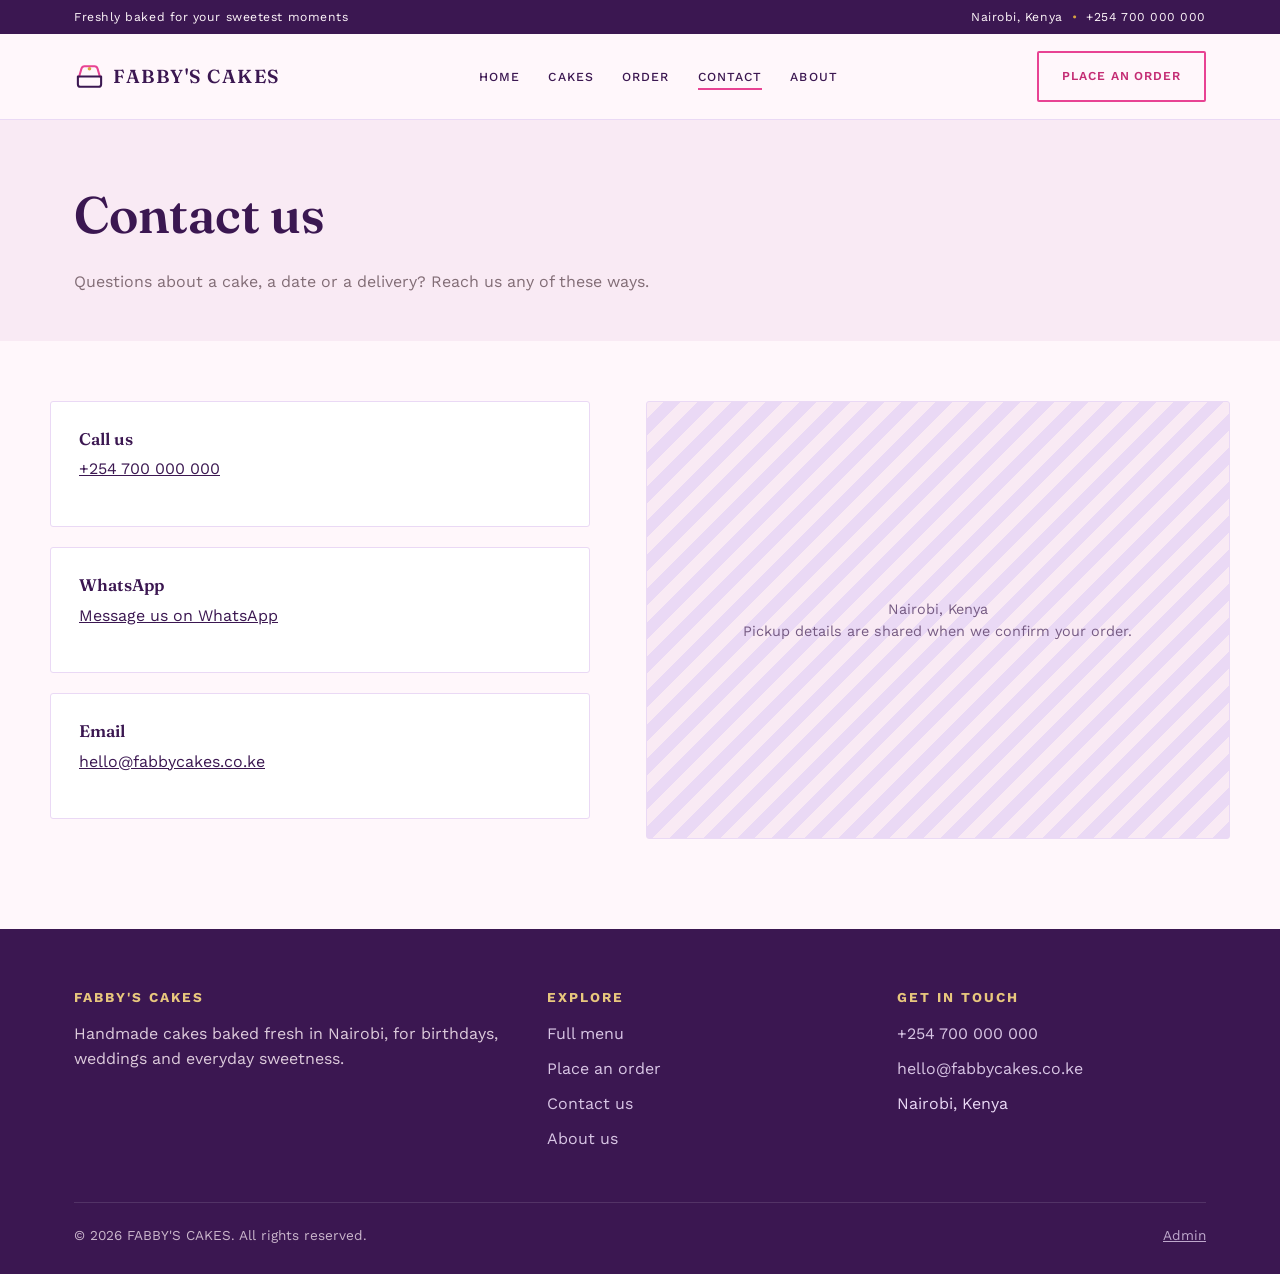
<file: contact.html>
<!DOCTYPE html>
<html lang="en">
<head>
    <meta charset="UTF-8">
    <meta name="viewport" content="width=device-width, initial-scale=1.0">
    <title>Contact | FABBY'S CAKES</title>
    <meta name="description" content="FABBY'S CAKES bakes custom birthday, wedding, graduation and everyday cakes in Nairobi. Browse the menu and place your order today.">
    <link rel="stylesheet" href="styles.css">
</head>
<body>
    <div class="topbar">
        <div class="container topbar-inner">
            <span>Freshly baked for your sweetest moments</span>
            <span class="topbar-contact">Nairobi, Kenya <i>•</i> <a data-phone href="tel:+254700000000">+254 700 000 000</a></span>
        </div>
    </div>
    <header class="site-header">
        <nav class="nav">
            <a href="index.html" class="brand"><svg viewBox="0 0 24 24" fill="none"><path d="M4 12l1.8-6.2c.3-1 1.2-1.8 2.3-1.8h7.8c1.1 0 2 .7 2.3 1.8L20 12" stroke="#E84393" stroke-width="1.6" stroke-linecap="round" /><path d="M3 12h18v6a2 2 0 0 1-2 2H5a2 2 0 0 1-2-2v-6z" stroke="#3B1751" stroke-width="1.6" stroke-linejoin="round" /><circle cx="12" cy="6" r="1.4" fill="#D9A441" /></svg> FABBY'S CAKES</a>
            <ul class="nav-links"><li><a href="index.html">Home</a></li><li class="has-menu"><a href="cakes.html">Cakes</a><ul class="dropdown"><li><a href="cakes.html?cat=Birthday">Birthday</a></li><li><a href="cakes.html?cat=Wedding">Wedding</a></li><li><a href="cakes.html?cat=Graduation">Graduation</a></li><li><a href="cakes.html?cat=Custom%20made">Custom made</a></li></ul></li><li><a href="order.html">Order</a></li><li><a href="contact.html" aria-current="page">Contact</a></li><li><a href="about.html">About</a></li></ul>
            <div class="nav-cta">
                <a href="order.html" class="btn btn-outline">Place an order</a>
                <button class="nav-toggle" aria-label="Open menu" aria-expanded="false"><span></span><span></span><span></span></button>
            </div>
        </nav>
    </header>
    <main>

        <section class="menu-intro"><div class="container">
            <h1>Contact us</h1>
            <p class="muted">Questions about a cake, a date or a delivery? Reach us any of these ways.</p>
        </div></section>
        <div class="container contact-layout">
            <div>
                <div class="contact-card"><h3>Call us</h3><p><a data-phone href="tel:+254700000000">+254 700 000 000</a></p></div>
                <div class="contact-card"><h3>WhatsApp</h3><p><a data-wa href="#">Message us on WhatsApp</a></p></div>
                <div class="contact-card"><h3>Email</h3><p><a data-email href="mailto:hello@fabbycakes.co.ke">hello@fabbycakes.co.ke</a></p></div>
            </div>
            <div class="map-placeholder">Nairobi, Kenya<br>Pickup details are shared when we confirm your order.</div>
        </div>
    </main>
    <footer class="site-footer">
        <div class="container">
            <div class="footer-grid">
                <div><h4>FABBY'S CAKES</h4><p style="color:#F9EAF4; opacity:0.85;">Handmade cakes baked fresh in Nairobi, for birthdays, weddings and everyday sweetness.</p></div>
                <div><h4>Explore</h4><ul>
                    <li><a href="cakes.html">Full menu</a></li><li><a href="order.html">Place an order</a></li>
                    <li><a href="contact.html">Contact us</a></li><li><a href="about.html">About us</a></li></ul></div>
                <div><h4>Get in touch</h4><ul>
                    <li><a data-phone href="tel:+254700000000">+254 700 000 000</a></li>
                    <li><a data-email href="mailto:hello@fabbycakes.co.ke">hello@fabbycakes.co.ke</a></li>
                    <li>Nairobi, Kenya</li></ul></div>
            </div>
            <div class="footer-bottom"><span>&copy; 2026 FABBY'S CAKES. All rights reserved.</span><span><a href="admin.html">Admin</a></span></div>
        </div>
    </footer>
    <script src="script.js"></script>
</body>
</html>
</file>
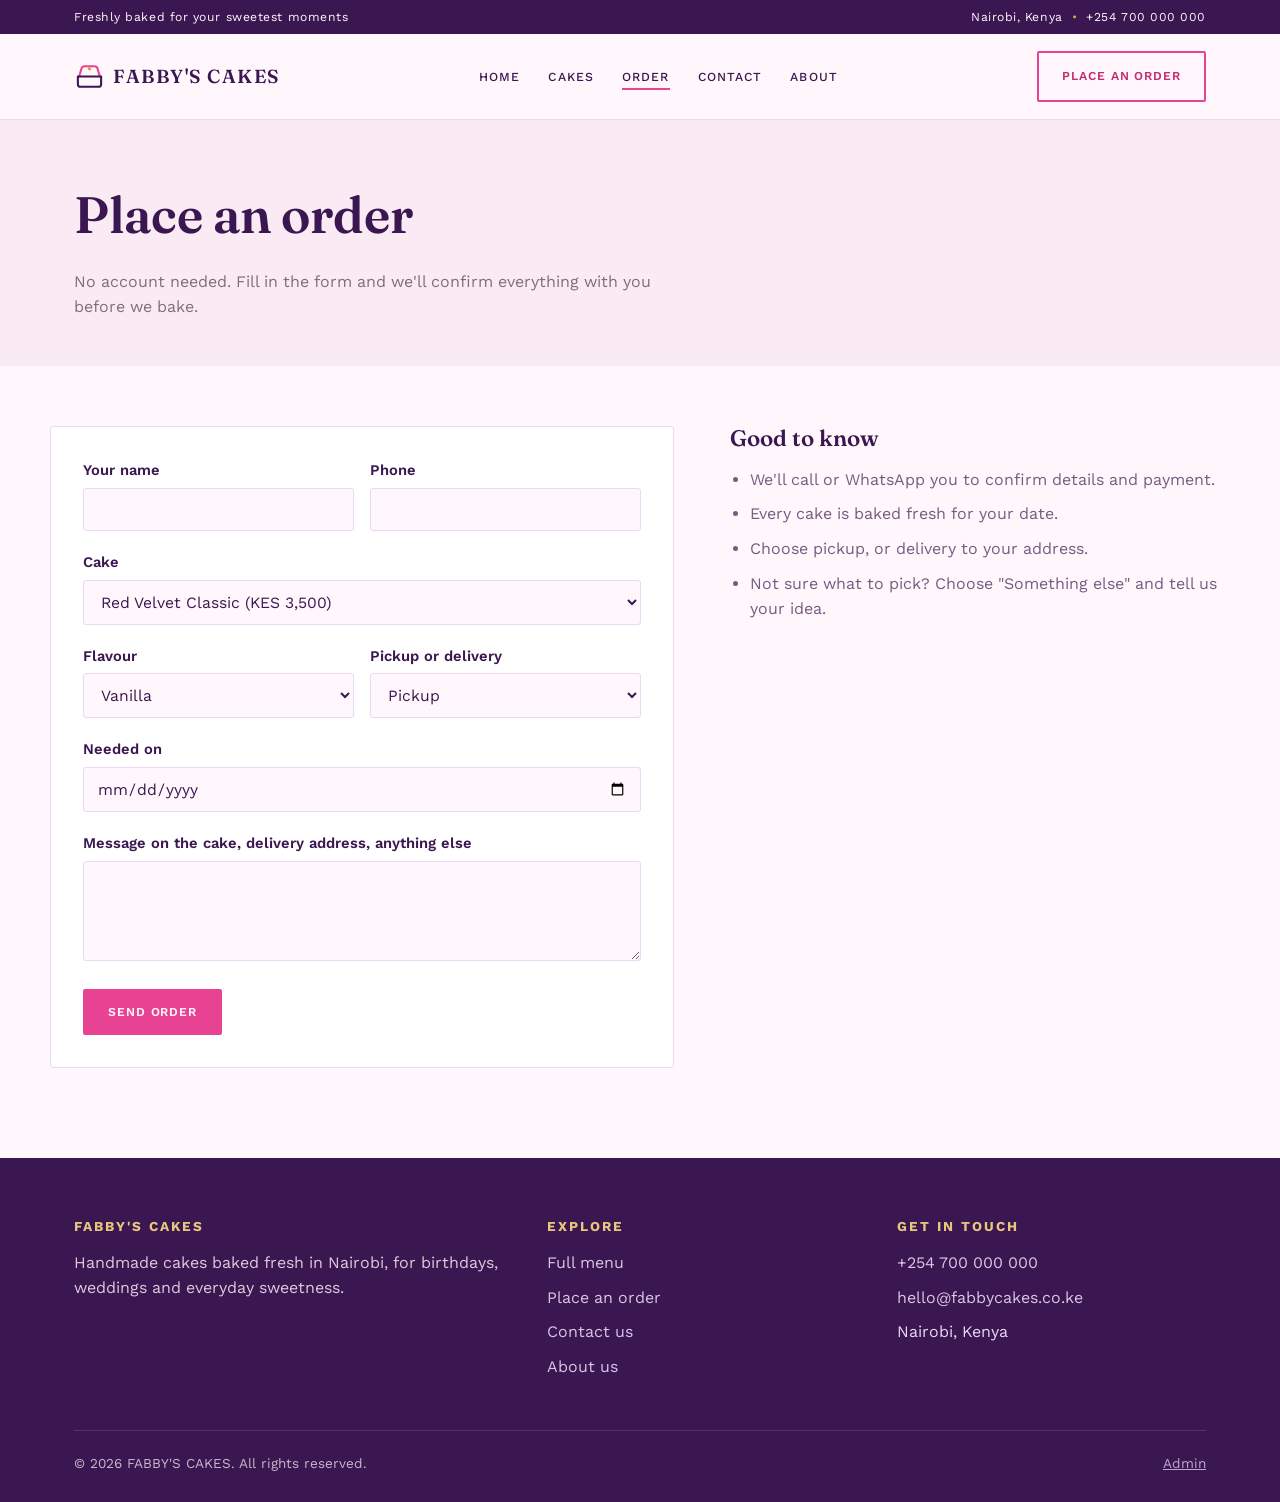
<file: order.html>
<!DOCTYPE html>
<html lang="en">
<head>
    <meta charset="UTF-8">
    <meta name="viewport" content="width=device-width, initial-scale=1.0">
    <title>Order | FABBY'S CAKES</title>
    <meta name="description" content="FABBY'S CAKES bakes custom birthday, wedding, graduation and everyday cakes in Nairobi. Browse the menu and place your order today.">
    <link rel="stylesheet" href="styles.css">
</head>
<body>
    <div class="topbar">
        <div class="container topbar-inner">
            <span>Freshly baked for your sweetest moments</span>
            <span class="topbar-contact">Nairobi, Kenya <i>•</i> <a data-phone href="tel:+254700000000">+254 700 000 000</a></span>
        </div>
    </div>
    <header class="site-header">
        <nav class="nav">
            <a href="index.html" class="brand"><svg viewBox="0 0 24 24" fill="none"><path d="M4 12l1.8-6.2c.3-1 1.2-1.8 2.3-1.8h7.8c1.1 0 2 .7 2.3 1.8L20 12" stroke="#E84393" stroke-width="1.6" stroke-linecap="round" /><path d="M3 12h18v6a2 2 0 0 1-2 2H5a2 2 0 0 1-2-2v-6z" stroke="#3B1751" stroke-width="1.6" stroke-linejoin="round" /><circle cx="12" cy="6" r="1.4" fill="#D9A441" /></svg> FABBY'S CAKES</a>
            <ul class="nav-links"><li><a href="index.html">Home</a></li><li class="has-menu"><a href="cakes.html">Cakes</a><ul class="dropdown"><li><a href="cakes.html?cat=Birthday">Birthday</a></li><li><a href="cakes.html?cat=Wedding">Wedding</a></li><li><a href="cakes.html?cat=Graduation">Graduation</a></li><li><a href="cakes.html?cat=Custom%20made">Custom made</a></li></ul></li><li><a href="order.html" aria-current="page">Order</a></li><li><a href="contact.html">Contact</a></li><li><a href="about.html">About</a></li></ul>
            <div class="nav-cta">
                <a href="order.html" class="btn btn-outline">Place an order</a>
                <button class="nav-toggle" aria-label="Open menu" aria-expanded="false"><span></span><span></span><span></span></button>
            </div>
        </nav>
    </header>
    <main>

        <section class="menu-intro"><div class="container">
            <h1>Place an order</h1>
            <p class="muted">No account needed. Fill in the form and we'll confirm everything with you before we bake.</p>
        </div></section>
        <div class="container order-layout">
            <div class="form-card">
                <form id="orderForm">
                    <div class="field-row">
                        <div class="field"><label for="name">Your name</label><input id="name" name="name" required autocomplete="name"></div>
                        <div class="field"><label for="phone">Phone</label><input id="phone" name="phone" type="tel" required autocomplete="tel"></div>
                    </div>
                    <div class="field"><label for="cake">Cake</label><select id="cake" name="cake"></select></div>
                    <div class="field-row">
                        <div class="field"><label for="flavour">Flavour</label><select id="flavour" name="flavour"></select></div>
                        <div class="field"><label for="method">Pickup or delivery</label><select id="method" name="method"><option>Pickup</option><option>Delivery</option></select></div>
                    </div>
                    <div class="field"><label for="date">Needed on</label><input id="date" name="date" type="date" required></div>
                    <div class="field"><label for="notes">Message on the cake, delivery address, anything else</label><textarea id="notes" name="notes"></textarea></div>
                    <button class="btn btn-primary" type="submit">Send order</button>
                </form>
                <div id="order-status" role="status">
                    <strong>Your order is saved.</strong> One last step: send it to us on WhatsApp so we receive it.<br>
                    <a id="wa" class="btn btn-wa" href="#">Send on WhatsApp</a>
                </div>
            </div>
            <aside class="order-aside">
                <h2>Good to know</h2>
                <ul>
                    <li>We'll call or WhatsApp you to confirm details and payment.</li>
                    <li>Every cake is baked fresh for your date.</li>
                    <li>Choose pickup, or delivery to your address.</li>
                    <li>Not sure what to pick? Choose "Something else" and tell us your idea.</li>
                </ul>
            </aside>
        </div>
    </main>
    <footer class="site-footer">
        <div class="container">
            <div class="footer-grid">
                <div><h4>FABBY'S CAKES</h4><p style="color:#F9EAF4; opacity:0.85;">Handmade cakes baked fresh in Nairobi, for birthdays, weddings and everyday sweetness.</p></div>
                <div><h4>Explore</h4><ul>
                    <li><a href="cakes.html">Full menu</a></li><li><a href="order.html">Place an order</a></li>
                    <li><a href="contact.html">Contact us</a></li><li><a href="about.html">About us</a></li></ul></div>
                <div><h4>Get in touch</h4><ul>
                    <li><a data-phone href="tel:+254700000000">+254 700 000 000</a></li>
                    <li><a data-email href="mailto:hello@fabbycakes.co.ke">hello@fabbycakes.co.ke</a></li>
                    <li>Nairobi, Kenya</li></ul></div>
            </div>
            <div class="footer-bottom"><span>&copy; 2026 FABBY'S CAKES. All rights reserved.</span><span><a href="admin.html">Admin</a></span></div>
        </div>
    </footer>
    <script src="script.js"></script>
</body>
</html>
</file>
<file: styles.css>
/* =========================================================
   FABBY'S CAKES — Stylesheet
   Replace "FABBY'S CAKES" throughout the HTML with your brand
   name once you've settled on one.
   ========================================================= */

@import url('https://fonts.googleapis.com/css2?family=Fraunces:ital,opsz,wght@0,9..144,400;0,9..144,600;1,9..144,500&family=Work+Sans:wght@400;500;600;700&display=swap');

:root {
    --color-bg: #FFF7FB;
    /* soft lilac-white, still light and airy */
    --color-bg-card: #FFFFFF;
    --color-dark: #3B1751;
    /* rich, saturated eggplant — bolder than before */
    --color-text: #3B1751;
    --color-text-muted: #765B83;
    --color-accent: #E84393;
    /* playful hot pink — like frosting */
    --color-accent-dark: #C42D74;
    --color-gold: #E8C77D;
    /* buttery yellow, sprinkle-bright */
    --color-mint: #3ED9B0;
    /* new — used sparingly as a confetti pop */
    --color-line: #EAD9F5;

    --max-width: 1100px;
    --radius: 6px;
    --font-display: 'Fraunces', Georgia, serif;
    --font-body: 'Work Sans', system-ui, sans-serif;
}

* {
    box-sizing: border-box;
}

html {
    scroll-behavior: smooth;
}

body {
    margin: 0;
    font-family: var(--font-body);
    background: var(--color-bg);
    color: var(--color-text);
    line-height: 1.55;
    -webkit-font-smoothing: antialiased;
}

img {
    max-width: 100%;
    display: block;
}

a {
    color: inherit;
}

.container {
    max-width: var(--max-width);
    margin: 0 auto;
    padding: 0 24px;
}

h1,
h2,
h3 {
    font-family: var(--font-display);
    font-weight: 600;
    line-height: 1.15;
    margin: 0 0 0.5em;
}

p {
    max-width: 62ch;
    margin: 0 0 1em;
}

.muted {
    color: var(--color-text-muted);
}

/* ---------- Buttons ---------- */
.btn {
    display: inline-block;
    font-family: var(--font-body);
    font-weight: 600;
    font-size: 0.95rem;
    padding: 13px 26px;
    border-radius: var(--radius);
    text-decoration: none;
    border: 2px solid transparent;
    cursor: pointer;
    transition: transform 0.15s ease, background 0.15s ease, color 0.15s ease;
}

.btn-primary {
    background: var(--color-accent);
    color: #FFF7FB;
}

.btn-primary:hover {
    background: var(--color-accent-dark);
}

.btn-outline {
    background: transparent;
    border-color: var(--color-dark);
    color: var(--color-dark);
}

.btn-outline:hover {
    background: var(--color-dark);
    color: var(--color-bg);
}

.btn-outline-light {
    background: transparent;
    border-color: #FFF7FB;
    color: #FFF7FB;
}

.btn-outline-light:hover {
    background: #FFF7FB;
    color: var(--color-dark);
}

/* ---------- Header / Nav ---------- */
.site-header {
    position: sticky;
    top: 0;
    z-index: 50;
    background: rgba(255, 247, 251, 0.94);
    backdrop-filter: blur(6px);
    border-bottom: 1px solid var(--color-line);
}

.nav {
    display: flex;
    align-items: center;
    justify-content: space-between;
    padding: 18px 24px;
    max-width: var(--max-width);
    margin: 0 auto;
}

.brand {
    font-family: var(--font-display);
    font-size: 1.4rem;
    font-weight: 600;
    text-decoration: none;
    color: var(--color-dark);
    display: flex;
    align-items: center;
    gap: 8px;
}

.brand svg {
    width: 28px;
    height: 28px;
}

.nav-links {
    display: flex;
    gap: 32px;
    list-style: none;
    margin: 0;
    padding: 0;
}

.nav-links a {
    text-decoration: none;
    font-weight: 500;
    font-size: 0.98rem;
    color: var(--color-text);
    padding-bottom: 4px;
    border-bottom: 2px solid transparent;
}

.nav-links a:hover,
.nav-links a[aria-current="page"] {
    border-bottom-color: var(--color-accent);
}

.nav-cta {
    display: flex;
    align-items: center;
    gap: 18px;
}

.nav-toggle {
    display: none;
    background: none;
    border: none;
    cursor: pointer;
    padding: 6px;
}

.nav-toggle span {
    display: block;
    width: 24px;
    height: 2px;
    background: var(--color-dark);
    margin: 5px 0;
}

/* ---------- Hero ---------- */
.hero {
    padding: 72px 0 90px;
}

.hero .container {
    display: grid;
    grid-template-columns: 1.1fr 0.9fr;
    gap: 48px;
    align-items: center;
}

.hero-eyebrow {
    color: var(--color-accent);
    font-weight: 600;
    margin-bottom: 14px;
    display: block;
}

.hero h1 {
    font-size: clamp(2.4rem, 4.2vw, 3.4rem);
    max-width: 14ch;
}

.hero p.lede {
    font-size: 1.1rem;
    color: var(--color-text-muted);
    max-width: 46ch;
}

.hero-actions {
    display: flex;
    gap: 16px;
    margin-top: 28px;
    flex-wrap: wrap;
}

.hero-art {
    position: relative;
}

.hero-art svg {
    width: 100%;
    height: auto;
}

/* ---------- Process steps ---------- */
.process {
    padding: 70px 0;
    border-top: 1px solid var(--color-line);
    border-bottom: 1px solid var(--color-line);
}

.process-grid {
    display: grid;
    grid-template-columns: repeat(3, 1fr);
    gap: 40px;
    margin-top: 40px;
}

.process-step .step-num {
    font-family: var(--font-display);
    font-size: 2.2rem;
    color: var(--color-gold);
    display: block;
    margin-bottom: 10px;
}

.process-step h3 {
    font-size: 1.15rem;
}

/* ---------- about ---------- */


/* ---------- Featured cakes ---------- */
.section {
    padding: 80px 0;
}

.section-head {
    display: flex;
    justify-content: space-between;
    align-items: flex-end;
    gap: 24px;
    margin-bottom: 40px;
}

.section-head h2 {
    font-size: 2rem;
    margin: 0;
}

.cake-grid {
    display: grid;
    grid-template-columns: repeat(3, 1fr);
    gap: 28px;
}

.cake-card {
    background: var(--color-bg-card);
    border: 1px solid var(--color-line);
    border-radius: var(--radius);
    overflow: hidden;
}

.cake-card .cake-art {
    aspect-ratio: 4 / 3;
    background: linear-gradient(160deg, #FFF7FB, #FCE7F2);
    display: flex;
    align-items: center;
    justify-content: center;
}

.cake-card .cake-art svg {
    width: 62%;
    height: auto;
}

.cake-card-body {
    padding: 20px 22px 24px;
}

.cake-card h3 {
    font-size: 1.1rem;
    margin-bottom: 4px;
}

.cake-price {
    color: var(--color-accent-dark);
    font-weight: 600;
    font-family: var(--font-display);
}

/* ---------- Menu board (cakes.html) ---------- */
.menu-intro {
    padding: 56px 0 20px;
}

.menu-category {
    padding: 40px 0;
    border-top: 1px solid var(--color-line);
}

.menu-category:first-of-type {
    border-top: none;
}

.menu-category h2 {
    font-size: 1.5rem;
    margin-bottom: 4px;
}

.menu-category .cat-note {
    margin-bottom: 28px;
}

.menu-list {
    list-style: none;
    margin: 0;
    padding: 0;
    display: grid;
    gap: 22px;
}

.menu-item {
    display: flex;
    align-items: baseline;
    gap: 10px;
}

.menu-item .item-name {
    font-weight: 600;
    white-space: nowrap;
}

.menu-item .item-desc {
    color: var(--color-text-muted);
    font-size: 0.92rem;
    white-space: nowrap;
    overflow: hidden;
}

.menu-item .item-leader {
    flex: 1;
    border-bottom: 1px dotted var(--color-line);
    height: 1em;
    min-width: 20px;
}

.menu-item .item-price {
    font-family: var(--font-display);
    font-weight: 600;
    color: var(--color-accent-dark);
    white-space: nowrap;
}

/* ---------- Order form ---------- */
.order-layout {
    display: grid;
    grid-template-columns: 1fr 0.8fr;
    gap: 56px;
    padding: 60px 0 90px;
    align-items: start;
}

.form-card {
    background: var(--color-bg-card);
    border: 1px solid var(--color-line);
    border-radius: var(--radius);
    padding: 32px;
}

.field {
    margin-bottom: 20px;
}

.field label {
    display: block;
    font-weight: 600;
    font-size: 0.92rem;
    margin-bottom: 6px;
}

.field input,
.field select,
.field textarea {
    width: 100%;
    padding: 11px 13px;
    border: 1px solid var(--color-line);
    border-radius: var(--radius);
    font-family: var(--font-body);
    font-size: 0.98rem;
    background: var(--color-bg);
    color: var(--color-text);
}

.field textarea {
    resize: vertical;
    min-height: 100px;
}

.field-row {
    display: grid;
    grid-template-columns: 1fr 1fr;
    gap: 16px;
}

.form-note {
    margin-top: 18px;
    font-size: 0.88rem;
}

#order-status {
    margin-top: 18px;
    padding: 14px 16px;
    border-radius: var(--radius);
    background: #FCE7F2;
    color: var(--color-accent-dark);
    font-weight: 500;
    display: none;
}

#order-status.visible {
    display: block;
}

.order-aside h2 {
    font-size: 1.4rem;
}

.order-aside ul {
    padding-left: 20px;
    color: var(--color-text-muted);
}

.order-aside li {
    margin-bottom: 10px;
}

/* ---------- Contact ---------- */
.contact-layout {
    display: grid;
    grid-template-columns: 1fr 1fr;
    gap: 56px;
    padding: 60px 0 90px;
}

.contact-card {
    background: var(--color-bg-card);
    border: 1px solid var(--color-line);
    border-radius: var(--radius);
    padding: 28px;
    margin-bottom: 20px;
}

.contact-card h3 {
    font-size: 1.05rem;
    margin-bottom: 8px;
}

.map-placeholder {
    aspect-ratio: 4/3;
    border-radius: var(--radius);
    border: 1px solid var(--color-line);
    background: repeating-linear-gradient(135deg, #F9EAF4, #F9EAF4 12px, #EAD9F5 12px, #EAD9F5 24px);
    display: flex;
    align-items: center;
    justify-content: center;
    color: var(--color-text-muted);
    font-size: 0.9rem;
    text-align: center;
    padding: 20px;
}

/* ---------- Footer ---------- */
.site-footer {
    background: var(--color-dark);
    color: #F9EAF4;
    padding: 56px 0 28px;
    margin-top: 40px;
}

.footer-grid {
    display: grid;
    grid-template-columns: 1.4fr 1fr 1fr;
    gap: 40px;
    margin-bottom: 40px;
}

.footer-grid h4 {
    font-family: var(--font-body);
    font-size: 0.85rem;
    text-transform: uppercase;
    letter-spacing: 0.04em;
    color: var(--color-gold);
    margin: 0 0 14px;
}

.footer-grid ul {
    list-style: none;
    margin: 0;
    padding: 0;
}

.footer-grid li {
    margin-bottom: 10px;
}

.footer-grid a {
    text-decoration: none;
    color: #F9EAF4;
    opacity: 0.9;
}

.footer-grid a:hover {
    opacity: 1;
    text-decoration: underline;
}

.footer-bottom {
    border-top: 1px solid rgba(241, 231, 216, 0.15);
    padding-top: 22px;
    font-size: 0.85rem;
    opacity: 0.75;
    display: flex;
    justify-content: space-between;
    flex-wrap: wrap;
    gap: 10px;
}

/* ---------- Responsive ---------- */
@media (max-width: 860px) {
    .hero .container {
        grid-template-columns: 1fr;
    }

    .hero-art {
        order: -1;
        max-width: 320px;
        margin: 0 auto;
    }

    .process-grid {
        grid-template-columns: 1fr;
        gap: 28px;
    }

    .cake-grid {
        grid-template-columns: 1fr 1fr;
    }

    .order-layout,
    .contact-layout {
        grid-template-columns: 1fr;
    }

    .footer-grid {
        grid-template-columns: 1fr 1fr;
    }
}

@media (max-width: 600px) {

    .nav-links,
    .nav-cta .btn-outline {
        display: none;
    }

    .nav-toggle {
        display: block;
    }

    .site-header.open .nav-links {
        display: flex;
        flex-direction: column;
        position: absolute;
        top: 100%;
        left: 0;
        right: 0;
        background: var(--color-bg);
        padding: 20px 24px;
        gap: 18px;
        border-bottom: 1px solid var(--color-line);
    }

    .cake-grid {
        grid-template-columns: 1fr;
    }

    .field-row {
        grid-template-columns: 1fr;
    }

    .menu-item .item-desc {
        display: none;
    }
}

/* ---------- Additions ---------- */
[hidden] { display: none !important; }
.cake-card .cake-art { overflow: hidden; }
.cake-card .cake-art img { width: 100%; height: 100%; object-fit: cover; }
.cake-card .btn { margin-top: 12px; padding: 8px 18px; font-size: 0.88rem; }
.menu-category .cake-grid { margin-top: 8px; }
.empty-note { color: var(--color-text-muted); }
.btn-light { background: #fff; color: var(--color-dark); border-color: #fff; }
.btn-light:hover { background: var(--color-gold); border-color: var(--color-gold); }
.btn-wa { background: #25D366; color: #fff; border-color: #25D366; }
#order-status a.btn { margin-top: 10px; }
.about-points { display: grid; grid-template-columns: repeat(3, 1fr); gap: 28px; padding: 10px 0 60px; }

/* nav dropdown */
.nav-links .has-menu { position: relative; }
.nav-links .dropdown { display: none; position: absolute; top: 100%; left: -14px; min-width: 190px; background: #fff; border: 1px solid var(--color-line); border-radius: var(--radius); padding: 8px; list-style: none; margin: 0; box-shadow: 0 10px 26px rgba(59, 23, 81, 0.15); flex-direction: column; gap: 2px; z-index: 60; }
.nav-links .has-menu:hover .dropdown, .nav-links .has-menu:focus-within .dropdown { display: flex; }
.nav-links .dropdown a { display: block; padding: 8px 12px; border: 0; border-radius: 4px; }
.nav-links .dropdown a:hover { background: var(--color-line); }

/* home slider */
.slider-wrap { padding: 22px 0 0; }
.slider { position: relative; overflow: hidden; border-radius: var(--radius); aspect-ratio: 16 / 6; min-height: 210px; background: var(--color-dark); }
.slides { display: flex; height: 100%; transition: transform 0.6s ease; }
.slide { min-width: 100%; position: relative; display: flex; align-items: center; padding: 0 64px; color: #fff; background-size: cover; background-position: center; }
.slide > div { position: relative; max-width: 440px; }
.slide.photo::before { content: ""; position: absolute; inset: 0; background: linear-gradient(90deg, rgba(59, 23, 81, 0.78), rgba(59, 23, 81, 0.05)); }
.slide.d0 { background-image: linear-gradient(120deg, #C42D74, #E84393); }
.slide.d1 { background-image: linear-gradient(120deg, #3B1751, #7A3FA0); }
.slide.d2 { background-image: linear-gradient(120deg, #0e7a66, #1f9e84); }
.slide h2 { font-size: clamp(1.5rem, 3.4vw, 2.5rem); margin-bottom: 8px; }
.slide p { margin-bottom: 16px; }
.s-btn { position: absolute; top: 50%; transform: translateY(-50%); width: 40px; height: 40px; border-radius: 50%; border: 0; background: rgba(255, 255, 255, 0.9); color: var(--color-dark); font-size: 1.5rem; line-height: 1; cursor: pointer; }
.s-btn.prev { left: 12px; } .s-btn.next { right: 12px; }
.dots { position: absolute; bottom: 12px; left: 0; right: 0; display: flex; justify-content: center; gap: 8px; }
.dots button { width: 11px; height: 11px; border-radius: 50%; border: 0; padding: 0; background: rgba(255, 255, 255, 0.5); cursor: pointer; }
.dots button.on { background: #fff; width: 26px; border-radius: 6px; }

.intro { padding: 36px 0 10px; }
.intro h1 { font-size: clamp(2rem, 4vw, 3rem); max-width: 20ch; }
.intro .lede { font-size: 1.1rem; color: var(--color-text-muted); max-width: 52ch; }
.type-grid { display: grid; grid-template-columns: repeat(4, 1fr); gap: 18px; }
.type-tile { background: var(--color-bg-card); border: 1px solid var(--color-line); border-radius: var(--radius); padding: 22px 14px; text-align: center; text-decoration: none; font-weight: 600; }
.type-tile:hover { border-color: var(--color-accent); }
.type-tile i { display: block; font-style: normal; font-size: 2.3rem; margin-bottom: 6px; }
.type-tile small { display: block; font-weight: 400; color: var(--color-text-muted); }
.flavour-list { display: flex; flex-wrap: wrap; gap: 10px; }
.flavour-list span { background: #fff; border: 1px solid var(--color-line); border-radius: 20px; padding: 6px 16px; font-weight: 500; }
.chips { display: flex; gap: 8px; flex-wrap: wrap; margin-top: 18px; }
.chips button { border: 1.5px solid var(--color-dark); background: transparent; border-radius: 20px; padding: 6px 18px; cursor: pointer; font: 500 0.92rem var(--font-body); color: var(--color-dark); }
.chips button.on { background: var(--color-dark); color: #fff; }

@media (max-width: 860px) { .about-points { grid-template-columns: 1fr; } .type-grid { grid-template-columns: 1fr 1fr; } }
@media (max-width: 600px) {
  .slider { aspect-ratio: 4 / 3; } .slide { padding: 0 24px; } .s-btn { display: none; }
  .site-header.open .nav-links .dropdown { display: flex; position: static; border: 0; box-shadow: none; background: transparent; padding: 6px 0 0 14px; }
}


/* =========================================================
   FABBY'S CAKES — Tehzeeb-inspired editorial bakery refresh
   Original styling direction; existing pages and admin data remain.
   ========================================================= */
:root {
  --color-bg: #FFF7FB;
  --color-bg-card: #FFFFFF;
  --color-dark: #3B1751;
  --color-text: #3B1751;
  --color-text-muted: #765B83;
  --color-accent: #E84393;
  --color-accent-dark: #C42D74;
  --color-gold: #E8C77D;
  --color-line: #EAD9F5;
  --max-width: 1180px;
  --radius: 3px;
}
body { background: #FFF7FB; color: var(--color-text); }
.topbar { background: #3B1751; color: #FFF7FB; font-size: .76rem; letter-spacing: .045em; }
.topbar-inner { min-height: 34px; display:flex; align-items:center; justify-content:space-between; gap:16px; }
.topbar-contact { display:flex; gap:9px; align-items:center; }
.topbar a { color:#FFF7FB; text-decoration:none; }
.topbar i { color:#D9A441; font-style:normal; }
.site-header { background:rgba(255,247,251,.97); border-bottom:1px solid #EAD9F5; }
.nav { max-width:1180px; padding-top:17px; padding-bottom:17px; }
.brand { letter-spacing:.08em; font-size:1.18rem; }
.brand svg { width:31px; height:31px; }
.nav-links { gap:28px; }
.nav-links a { text-transform:uppercase; font-size:.77rem; letter-spacing:.09em; }
.nav-links a:hover,.nav-links a[aria-current="page"] { border-bottom-color:#E84393; }
.btn { border-radius:2px; text-transform:uppercase; letter-spacing:.075em; font-size:.76rem; padding:14px 23px; }
.btn-primary { background:#E84393; color:#FFF7FB; }
.btn-primary:hover { background:#C42D74; }
.btn-outline { border-color:#E84393; color:#C42D74; }
.btn-outline:hover { background:#3B1751; border-color:#3B1751; color:#FFF7FB; }
.text-link { display:inline-flex; align-items:center; gap:8px; color:#C42D74; font-size:.82rem; font-weight:700; letter-spacing:.07em; text-transform:uppercase; text-decoration:none; border-bottom:1px solid #EAD9F5; padding-bottom:5px; }
.text-link:hover { color:#3B1751; border-color:#3B1751; }
.slider-wrap.home-hero { padding:24px 0 0; }
.home-hero .container { max-width:1280px; }
.slider { border-radius:2px; aspect-ratio:auto; min-height:480px; background:#67436F; }
.slides { min-height:480px; }
.slide { padding:56px clamp(34px,7vw,100px); background-color:#67436F; overflow:hidden; }
.slide.d0 { background:linear-gradient(110deg,#3B1751 0%,#765B83 56%,#D98AB5 100%); }
.slide.d1 { background:linear-gradient(110deg,#4B285E 0%,#8B6D91 58%,#E8B9D5 100%); }
.slide.d2 { background:linear-gradient(110deg,#4B285E 0%,#806B88 58%,#D8C4E3 100%); }
.slide.photo::before { background:linear-gradient(90deg,rgba(59,23,81,.76),rgba(59,23,81,.12)); }
.slide-copy { position:relative; z-index:2; max-width:490px; }
.slide-eyebrow { display:block; color:#F4E4BE; font-size:.72rem; font-weight:700; letter-spacing:.19em; margin-bottom:18px; }
.slide h2 { color:#FFF7FB; font-size:clamp(2.5rem,5vw,4.6rem); line-height:1.02; max-width:10ch; margin-bottom:16px; }
.slide p { color:#F9EAF4; font-size:1.02rem; max-width:38ch; margin-bottom:26px; }
.slide-cake-art { position:absolute; right:7%; bottom:-4%; width:min(43%,470px); z-index:1; filter:drop-shadow(0 24px 24px rgba(59,23,81,.2)); }
.slide-cake-art svg { width:100%; height:auto; }
.art-spark { position:absolute; color:#F4E4BE; font-size:2rem; }
.spark-one { right:2%; top:20%; }.spark-two { left:4%; top:9%; font-size:3rem; }
.s-btn { background:rgba(255,247,251,.92); color:#3B1751; }
.dots button.on { background:#F4E4BE; }
.hero-trust-row { display:flex; justify-content:center; gap:clamp(18px,5vw,72px); padding:18px 12px 22px; color:#806B88; font-size:.74rem; letter-spacing:.07em; text-transform:uppercase; flex-wrap:wrap; }
.hero-trust-row b { color:#E84393; margin-right:7px; }
.home-intro { padding:80px 0 74px; background:#FFF7FB; }
.home-intro .container { display:grid; grid-template-columns:1.3fr .7fr; gap:9%; align-items:center; }
.hero-eyebrow,.section-kicker { display:block; color:#C42D74; text-transform:uppercase; letter-spacing:.18em; font-size:.7rem; font-weight:700; margin-bottom:13px; }
.home-intro h1 { font-size:clamp(2.5rem,4.8vw,4.25rem); max-width:12ch; line-height:1.02; color:#3B1751; }
.home-intro .lede { color:#806B88; font-size:1rem; line-height:1.9; max-width:56ch; }
.hero-actions { align-items:center; gap:24px; margin-top:25px; }
.intro-note { position:relative; background:#F9EAF4; padding:38px 34px 34px; min-height:210px; display:flex; flex-direction:column; justify-content:center; }
.intro-note:before { content:""; position:absolute; inset:10px; border:1px solid #EAD9F5; pointer-events:none; }
.intro-note p { position:relative; font-family:var(--font-display); font-style:italic; font-size:1.45rem; line-height:1.35; color:#56345F; margin:12px 0 18px; }
.note-mark { position:relative; color:#E84393; font-family:Georgia,serif; font-size:3.6rem; line-height:.6; }
.note-signature { position:relative; color:#9b6b78; font-size:.67rem; text-transform:uppercase; letter-spacing:.15em; }
.section { padding:76px 0; }
.section-head { margin-bottom:32px; }
.section-head h2,.process h2 { font-size:clamp(2rem,3vw,2.8rem); color:#3B1751; margin:0 0 8px; }
.section-head p { color:#806B88; font-size:.92rem; margin:8px 0 0; }
.centered-head { text-align:center; display:block; }
.centered-head p { margin-left:auto; margin-right:auto; }
.occasion-section { background:#F9EAF4; }
.type-grid { grid-template-columns:repeat(4,1fr); gap:15px; }
.type-tile { border:1px solid #EAD9F5; background:#FFF7FB; border-radius:2px; padding:28px 16px 25px; color:#56345F; text-transform:uppercase; letter-spacing:.07em; font-size:.8rem; transition:transform .2s,box-shadow .2s,border-color .2s; }
.type-tile:hover { transform:translateY(-4px); border-color:#E84393; box-shadow:0 12px 28px rgba(59,23,81,.08); }
.type-tile i { font-size:2rem; margin-bottom:12px; }
.type-tile small { margin-top:7px; text-transform:none; letter-spacing:0; color:#8B7892; font-size:.78rem; }
.favourites-section { background:#FFF7FB; }
.cake-grid { gap:22px; }
.cake-card { border:1px solid #EAD9F5; border-radius:2px; background:#fff; transition:transform .22s,box-shadow .22s; }
.cake-card:hover { transform:translateY(-5px); box-shadow:0 16px 34px rgba(59,23,81,.09); }
.cake-card .cake-art { aspect-ratio:4/4.1; background:linear-gradient(145deg,#F9EAF4,#FFF7FB); }
.cake-card .cake-art svg { width:55%; opacity:.75; }
.cake-card-body { padding:19px 20px 22px; }
.cake-card h3 { color:#3B1751; font-size:1.23rem; }
.cake-card .muted { color:#8B7892; font-size:.86rem; min-height:2.7em; }
.cake-price { color:#C42D74; font-size:1.1rem; }
.cake-card .btn { margin-top:14px; }
.promise-band { background:#3B1751; color:#FFF7FB; padding:43px 0; }
.promise-grid { display:grid; grid-template-columns:repeat(3,1fr); gap:42px; }
.promise-grid > div { text-align:center; padding:0 12px; }
.promise-icon { display:block; color:#E8C77D; font-size:1.6rem; margin-bottom:10px; }
.promise-grid h3 { color:#FFF7FB; font-size:1.2rem; margin-bottom:7px; }
.promise-grid p { color:#EAD9F5; font-size:.85rem; margin:0 auto; }
.flavour-section { background:#F9EAF4; }
.flavour-list { gap:10px; }
.flavour-list span { background:#FFF7FB; border:1px solid #EAD9F5; border-radius:30px; padding:9px 18px; color:#765B83; font-size:.82rem; }
.testimonial-section { padding:88px 20px; background:linear-gradient(130deg,#F9EAF4,#FFF7FB); text-align:center; }
.testimonial-inner { max-width:760px; }
.testimonial-inner h2 { color:#3B1751; font-size:clamp(2.3rem,4vw,3.4rem); line-height:1.08; }
.testimonial-inner h2 em { color:#C42D74; font-weight:500; }
.quote-mark { font-family:Georgia,serif; font-size:5rem; line-height:.8; color:#E84393; margin-top:28px; }
.testimonial-quote { font-family:var(--font-display); font-size:1.35rem; font-style:italic; color:#765B83; margin:10px auto 18px; max-width:38ch; }
.testimonial-credit { color:#9A7AA0; font-size:.68rem; text-transform:uppercase; letter-spacing:.16em; }
.process { background:#FFF7FB; border:0; padding:80px 0 86px; }
.process-grid { gap:34px; margin-top:42px; }
.process-step { border-top:1px solid #EAD9F5; padding-top:18px; }
.process-step .step-num { color:#E84393; font-size:1.7rem; }
.process-step h3 { color:#3B1751; font-size:1.22rem; }
.process-step p { color:#806B88; font-size:.9rem; }
.process-cta { text-align:center; margin-top:35px; }
.site-footer { background:#3B1751; padding:58px 0 28px; margin-top:0; }
.site-footer .footer-grid h4 { color:#E8C77D; letter-spacing:.15em; }
.site-footer p,.site-footer li,.site-footer a { color:#EAD9F5; }
.footer-bottom { border-color:rgba(255,255,255,.16); }
.menu-intro { background:#F9EAF4; padding:66px 0 30px; }
.menu-intro h1 { font-size:clamp(2.5rem,4vw,3.5rem); color:#3B1751; }
.menu-intro p { color:#826d76; }
.menu-category { border-color:#EAD9F5; padding:48px 0; }
.menu-category h2 { font-size:1.8rem; color:#3B1751; }
.menu-category .cat-note { color:#806B88; }
@media (max-width:860px) {
  .home-intro .container { grid-template-columns:1fr; gap:32px; }
  .intro-note { max-width:560px; }
  .slide-cake-art { right:1%; width:43%; opacity:.9; }
  .promise-grid { gap:20px; }
}
@media (max-width:600px) {
  .topbar-inner { justify-content:center; text-align:center; padding-top:7px; padding-bottom:7px; }
  .topbar-contact { display:none; }
  .nav { padding:14px 20px; }
  .nav-links { background:#FFF7FB !important; }
  .slider,.slides { min-height:440px; }
  .slide { padding:36px 28px; align-items:flex-start; }
  .slide-copy { margin-top:18px; }
  .slide h2 { font-size:2.65rem; max-width:9ch; }
  .slide p { max-width:27ch; font-size:.9rem; }
  .slide-cake-art { width:70%; right:-4%; bottom:-7%; opacity:.65; }
  .hero-trust-row { gap:9px 18px; font-size:.62rem; }
  .home-intro { padding:55px 0; }
  .home-intro h1 { font-size:2.8rem; }
  .intro-note { padding:30px 27px; }
  .section { padding:58px 0; }
  .type-grid { grid-template-columns:1fr 1fr; }
  .promise-grid { grid-template-columns:1fr; gap:28px; }
  .section-head { align-items:flex-start; flex-direction:column; gap:14px; }
  .centered-head { align-items:center; }
  .testimonial-section { padding:65px 20px; }
  .footer-grid { grid-template-columns:1fr; }
}
</file>
